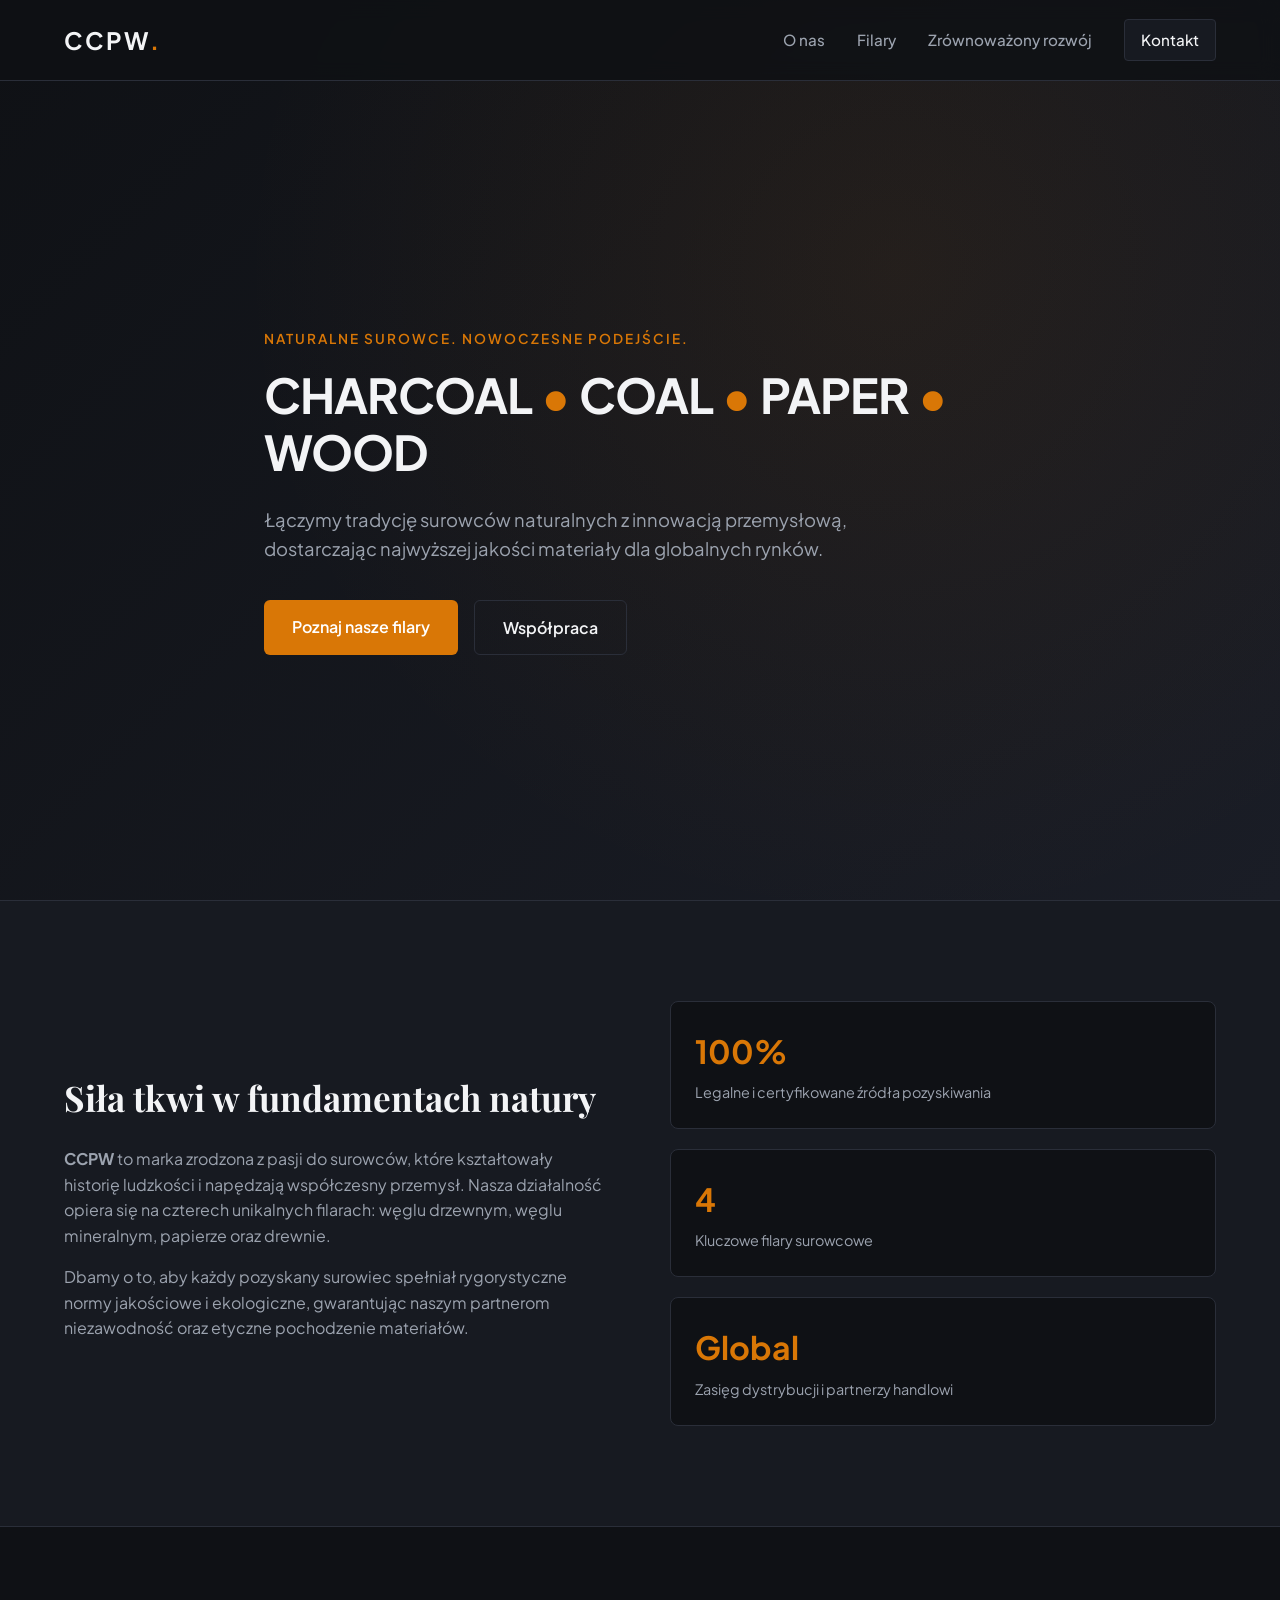
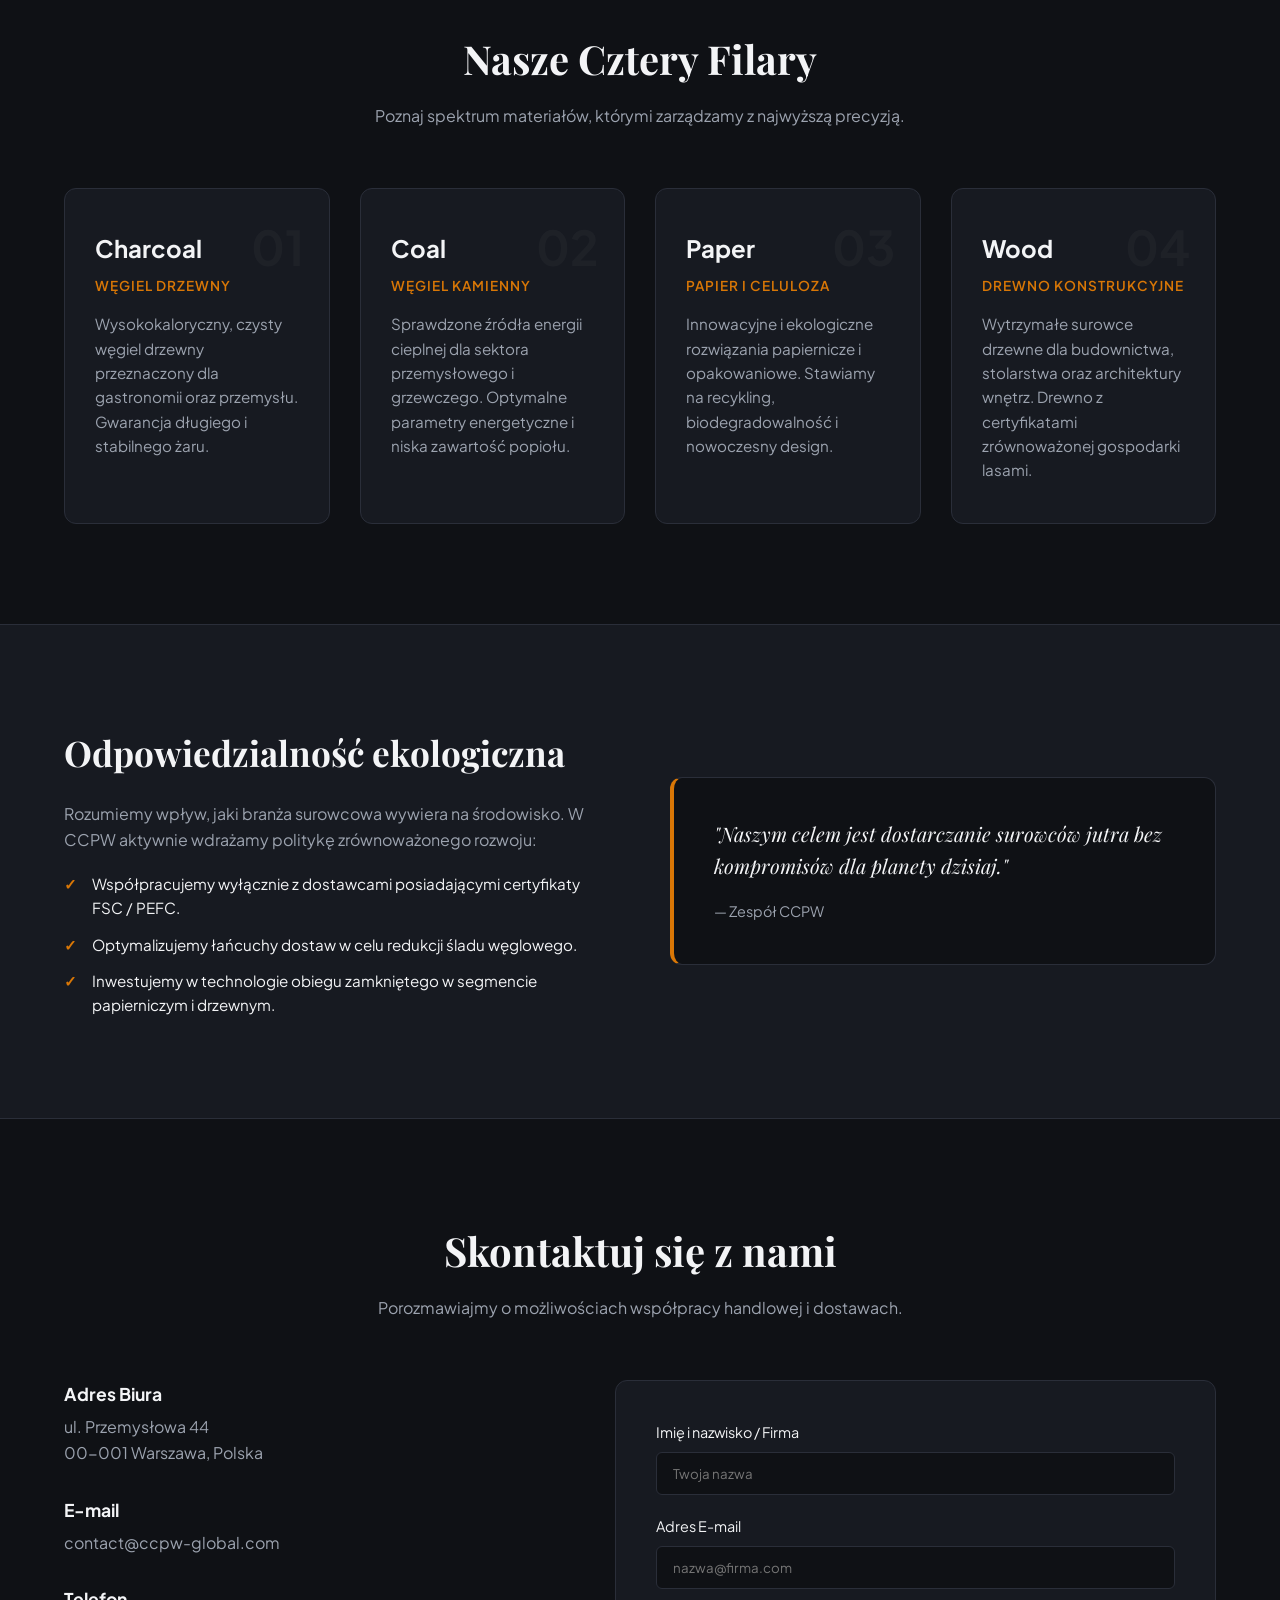
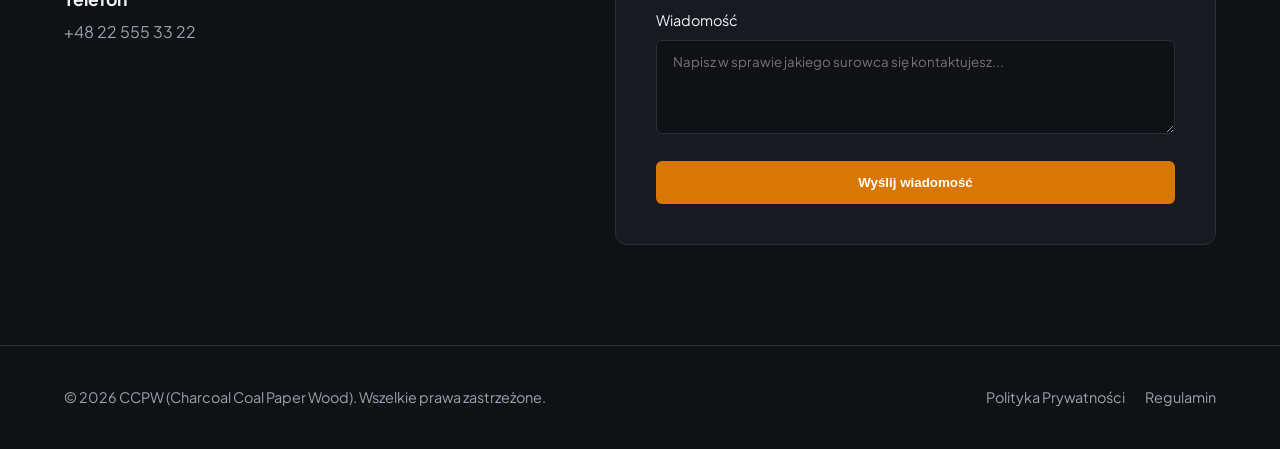
<file: CCPW/index.html>
<!DOCTYPE html>
<html lang="pl">
<head>
    <meta charset="UTF-8">
    <meta name="viewport" content="width=device-width, initial-scale=1.0">
    <title>CCPW — Charcoal Coal Paper Wood</title>
    <link rel="stylesheet" href="style.css">
    <!-- Google Fonts -->
    <link rel="preconnect" href="https://fonts.googleapis.com">
    <link rel="preconnect" href="https://fonts.gstatic.com" crossorigin>
    <link href="https://fonts.googleapis.com/css2?family=Plus+Jakarta+Sans:wght@300;400;500;600;700&family=Playfair+Display:ital,wght@0,500;0,700;1,400&display=swap" rel="stylesheet">
</head>
<body>

    <!-- Nagłówek i Nawigacja -->
    <header class="header">
        <div class="container nav-container">
            <a href="#" class="logo">CCPW<span>.</span></a>
            <nav class="nav">
                <a href="#about">O nas</a>
                <a href="#pillars">Filary</a>
                <a href="#sustainability">Zrównoważony rozwój</a>
                <a href="#contact" class="btn-nav">Kontakt</a>
            </nav>
        </div>
    </header>

    <!-- Sekcja Hero -->
    <section class="hero">
        <div class="hero-overlay"></div>
        <div class="container hero-content">
            <span class="subtitle">Naturalne surowce. Nowoczesne podejście.</span>
            <h1>CHARCOAL <span class="dot">•</span> COAL <span class="dot">•</span> PAPER <span class="dot">•</span> WOOD</h1>
            <p>Łączymy tradycję surowców naturalnych z innowacją przemysłową, dostarczając najwyższej jakości materiały dla globalnych rynków.</p>
            <div class="hero-buttons">
                <a href="#pillars" class="btn btn-primary">Poznaj nasze filary</a>
                <a href="#contact" class="btn btn-secondary">Współpraca</a>
            </div>
        </div>
    </section>

    <!-- Sekcja O nas -->
    <section id="about" class="section about">
        <div class="container grid-2">
            <div class="about-text">
                <h2>Siła tkwi w fundamentach natury</h2>
                <p><strong>CCPW</strong> to marka zrodzona z pasji do surowców, które kształtowały historię ludzkości i napędzają współczesny przemysł. Nasza działalność opiera się na czterech unikalnych filarach: węglu drzewnym, węglu mineralnym, papierze oraz drewnie.</p>
                <p>Dbamy o to, aby każdy pozyskany surowiec spełniał rygorystyczne normy jakościowe i ekologiczne, gwarantując naszym partnerom niezawodność oraz etyczne pochodzenie materiałów.</p>
            </div>
            <div class="about-stats">
                <div class="stat-card">
                    <h3>100%</h3>
                    <p>Legalne i certyfikowane źródła pozyskiwania</p>
                </div>
                <div class="stat-card">
                    <h3>4</h3>
                    <p>Kluczowe filary surowcowe</p>
                </div>
                <div class="stat-card">
                    <h3>Global</h3>
                    <p>Zasięg dystrybucji i partnerzy handlowi</p>
                </div>
            </div>
        </div>
    </section>

    <!-- Sekcja 4 Filarów -->
    <section id="pillars" class="section pillars">
        <div class="container">
            <div class="section-title">
                <h2>Nasze Cztery Filary</h2>
                <p>Poznaj spektrum materiałów, którymi zarządzamy z najwyższą precyzją.</p>
            </div>
            <div class="pillars-grid">
                <!-- Filar 1: Charcoal -->
                <div class="pillar-card charcoal">
                    <div class="pillar-number">01</div>
                    <h3>Charcoal</h3>
                    <span class="pillar-pl">Węgiel Drzewny</span>
                    <p>Wysokokaloryczny, czysty węgiel drzewny przeznaczony dla gastronomii oraz przemysłu. Gwarancja długiego i stabilnego żaru.</p>
                </div>
                <!-- Filar 2: Coal -->
                <div class="pillar-card coal-min">
                    <div class="pillar-number">02</div>
                    <h3>Coal</h3>
                    <span class="pillar-pl">Węgiel Kamienny</span>
                    <p>Sprawdzone źródła energii cieplnej dla sektora przemysłowego i grzewczego. Optymalne parametry energetyczne i niska zawartość popiołu.</p>
                </div>
                <!-- Filar 3: Paper -->
                <div class="pillar-card paper">
                    <div class="pillar-number">03</div>
                    <h3>Paper</h3>
                    <span class="pillar-pl">Papier i Celuloza</span>
                    <p>Innowacyjne i ekologiczne rozwiązania papiernicze i opakowaniowe. Stawiamy na recykling, biodegradowalność i nowoczesny design.</p>
                </div>
                <!-- Filar 4: Wood -->
                <div class="pillar-card wood">
                    <div class="pillar-number">04</div>
                    <h3>Wood</h3>
                    <span class="pillar-pl">Drewno Konstrukcyjne</span>
                    <p>Wytrzymałe surowce drzewne dla budownictwa, stolarstwa oraz architektury wnętrz. Drewno z certyfikatami zrównoważonej gospodarki lasami.</p>
                </div>
            </div>
        </div>
    </section>

    <!-- Sekcja Zrównoważony Rozwój -->
    <section id="sustainability" class="section sustainability">
        <div class="container grid-2">
            <div class="sustainability-content">
                <h2>Odpowiedzialność ekologiczna</h2>
                <p>Rozumiemy wpływ, jaki branża surowcowa wywiera na środowisko. W CCPW aktywnie wdrażamy politykę zrównoważonego rozwoju:</p>
                <ul class="check-list">
                    <li>Współpracujemy wyłącznie z dostawcami posiadającymi certyfikaty FSC / PEFC.</li>
                    <li>Optymalizujemy łańcuchy dostaw w celu redukcji śladu węglowego.</li>
                    <li>Inwestujemy w technologie obiegu zamkniętego w segmencie papierniczym i drzewnym.</li>
                </ul>
            </div>
            <div class="sustainability-box">
                <blockquote>
                    "Naszym celem jest dostarczanie surowców jutra bez kompromisów dla planety dzisiaj."
                </blockquote>
                <cite>— Zespół CCPW</cite>
            </div>
        </div>
    </section>

    <!-- Sekcja Kontakt -->
    <section id="contact" class="section contact">
        <div class="container">
            <div class="section-title">
                <h2>Skontaktuj się z nami</h2>
                <p>Porozmawiajmy o możliwościach współpracy handlowej i dostawach.</p>
            </div>
            <div class="contact-grid">
                <div class="contact-info">
                    <div class="info-item">
                        <h4>Adres Biura</h4>
                        <p>ul. Przemysłowa 44<br>00-001 Warszawa, Polska</p>
                    </div>
                    <div class="info-item">
                        <h4>E-mail</h4>
                        <p>contact@ccpw-global.com</p>
                    </div>
                    <div class="info-item">
                        <h4>Telefon</h4>
                        <p>+48 22 555 33 22</p>
                    </div>
                </div>
                <form class="contact-form" onsubmit="event.preventDefault(); alert('Dziękujemy za wiadomość! Odpowiemy wkrótce.');">
                    <div class="form-group">
                        <label for="name">Imię i nazwisko / Firma</label>
                        <input type="text" id="name" required placeholder="Twoja nazwa">
                    </div>
                    <div class="form-group">
                        <label for="email">Adres E-mail</label>
                        <input type="email" id="email" required placeholder="nazwa@firma.com">
                    </div>
                    <div class="form-group">
                        <label for="message">Wiadomość</label>
                        <textarea id="message" rows="4" required placeholder="Napisz w sprawie jakiego surowca się kontaktujesz..."></textarea>
                    </div>
                    <button type="submit" class="btn btn-primary btn-block">Wyślij wiadomość</button>
                </form>
            </div>
        </div>
    </section>

    <!-- Stopka -->
    <footer class="footer">
        <div class="container footer-flex">
            <p>&copy; 2026 CCPW (Charcoal Coal Paper Wood). Wszelkie prawa zastrzeżone.</p>
            <div class="footer-links">
                <a href="#">Polityka Prywatności</a>
                <a href="#">Regulamin</a>
            </div>
        </div>
    </footer>

</body>
</html>
</file>
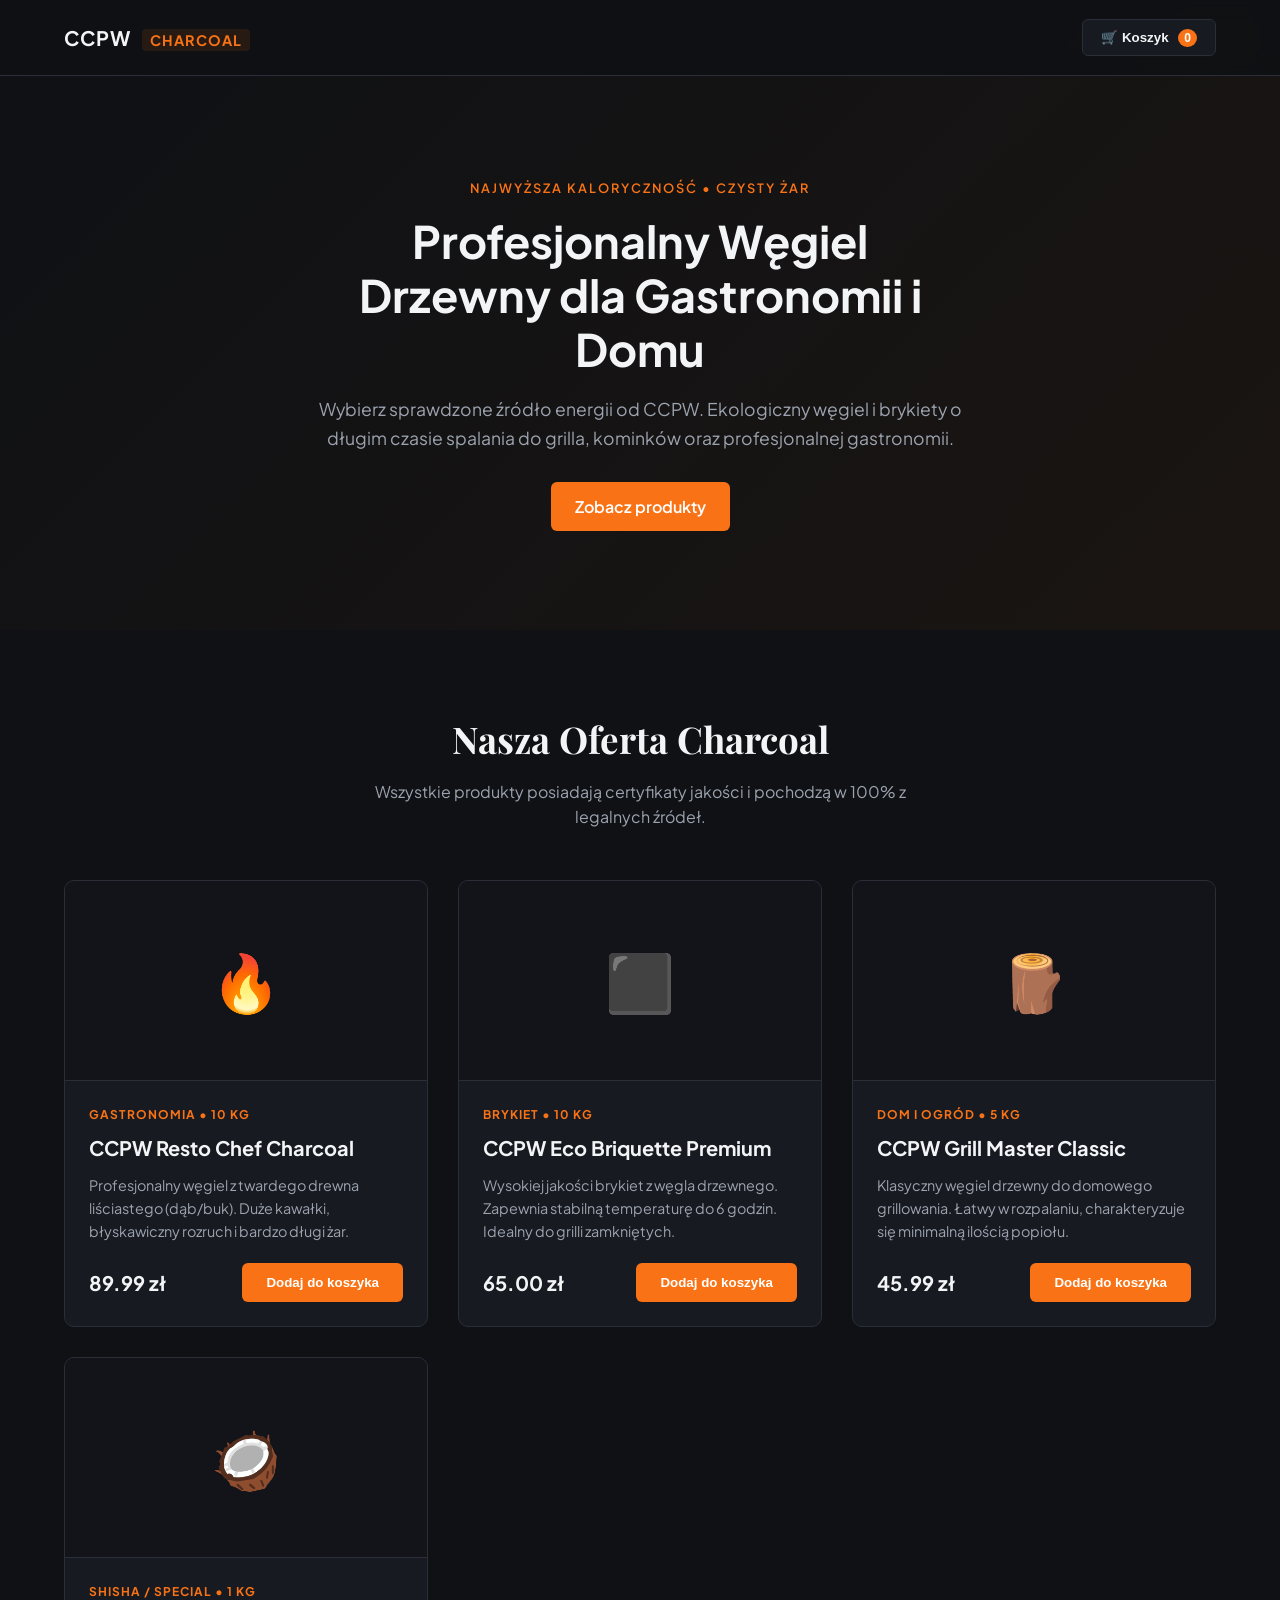
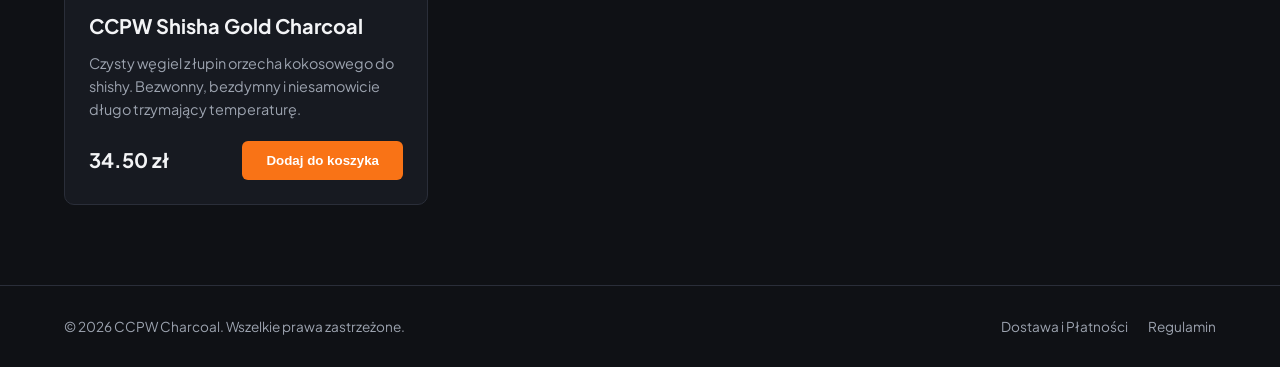
<file: CCPW/CHARCOAL/index.html>
<!DOCTYPE html>
<html lang="pl">
<head>
    <meta charset="UTF-8">
    <meta name="viewport" content="width=device-width, initial-scale=1.0">
    <title>CCPW Charcoal — Sklep z profesjonalnym węglem drzewnym</title>
    <link rel="stylesheet" href="style.css">
    <!-- Google Fonts -->
    <link rel="preconnect" href="https://fonts.googleapis.com">
    <link rel="preconnect" href="https://fonts.gstatic.com" crossorigin>
    <link href="https://fonts.googleapis.com/css2?family=Plus+Jakarta+Sans:wght@300;400;500;600;700&family=Playfair+Display:ital,wght@0,500;0,700;1,400&display=swap" rel="stylesheet">
</head>
<body>

    <!-- Nagłówek i Koszyk -->
    <header class="header">
        <div class="container nav-container">
            <a href="#" class="logo">CCPW <span>CHARCOAL</span></a>
            <div class="header-actions">
                <button class="cart-btn" id="openCart">
                    🛒 Koszyk <span id="cartCount" class="cart-badge">0</span>
                </button>
            </div>
        </div>
    </header>

    <!-- Sekcja Powitalna (Hero) -->
    <section class="hero">
        <div class="container hero-content">
            <span class="subtitle">Najwyższa kaloryczność • Czysty żar</span>
            <h1>Profesjonalny Węgiel Drzewny dla Gastronomii i Domu</h1>
            <p>Wybierz sprawdzone źródło energii od CCPW. Ekologiczny węgiel i brykiety o długim czasie spalania do grilla, kominków oraz profesjonalnej gastronomii.</p>
            <a href="#products" class="btn btn-primary">Zobacz produkty</a>
        </div>
    </section>

    <!-- Sekcja Produktów -->
    <section id="products" class="section products-section">
        <div class="container">
            <div class="section-title">
                <h2>Nasza Oferta Charcoal</h2>
                <p>Wszystkie produkty posiadają certyfikaty jakości i pochodzą w 100% z legalnych źródeł.</p>
            </div>
            
            <div class="products-grid" id="productsGrid">
                <!-- Generowane dynamicznie przez JS -->
            </div>
        </div>
    </section>

    <!-- Panel Koszyka (Drawer) -->
    <div class="cart-overlay" id="cartOverlay"></div>
    <div class="cart-drawer" id="cartDrawer">
        <div class="cart-header">
            <h3>Twój Koszyk</h3>
            <button class="close-cart" id="closeCart">&times;</button>
        </div>
        <div class="cart-items" id="cartItems">
            <p class="empty-cart-msg">Koszyk jest pusty.</p>
        </div>
        <div class="cart-footer">
            <div class="cart-total">
                <span>Razem:</span>
                <strong id="cartTotal">0.00 zł</strong>
            </div>
            <button class="btn btn-primary btn-block" id="checkoutBtn">Przejdź do kasy</button>
        </div>
    </div>

    <!-- Modal / Ekran Finalizacji Zamówienia (Checkout) -->
    <div class="checkout-modal-overlay" id="checkoutOverlay"></div>
    <div class="checkout-modal" id="checkoutModal">
        <div class="checkout-modal-header">
            <h3>Finalizacja Zamówienia</h3>
            <button class="close-checkout" id="closeCheckout">&times;</button>
        </div>
        <div class="checkout-modal-body">
            <form id="checkoutForm">
                <div class="form-section-title">1. Dane do wysyłki</div>
                <div class="form-row">
                    <div class="form-group">
                        <label for="firstName">Imię</label>
                        <input type="text" id="firstName" required placeholder="Jan">
                    </div>
                    <div class="form-group">
                        <label for="lastName">Nazwisko</label>
                        <input type="text" id="lastName" required placeholder="Kowalski">
                    </div>
                </div>
                <div class="form-group">
                    <label for="email">Adres E-mail</label>
                    <input type="email" id="email" required placeholder="jan@kowalski.pl">
                </div>
                <div class="form-group">
                    <label for="phone">Telefon kontaktowy</label>
                    <input type="tel" id="phone" required placeholder="+48 600 000 000">
                </div>
                <div class="form-group">
                    <label for="address">Adres (ulica i numer)</label>
                    <input type="text" id="address" required placeholder="Przemysłowa 12/4">
                </div>
                <div class="form-row">
                    <div class="form-group">
                        <label for="zipCode">Kod pocztowy</label>
                        <input type="text" id="zipCode" required placeholder="00-001">
                    </div>
                    <div class="form-group">
                        <label for="city">Miejscowość</label>
                        <input type="text" id="city" required placeholder="Warszawa">
                    </div>
                </div>

                <div class="form-section-title">2. Metoda płatności</div>
                <div class="payment-options">
                    <label class="payment-card">
                        <input type="radio" name="payment" value="blik" checked>
                        <span>BLIK / Szybki przelew</span>
                    </label>
                    <label class="payment-card">
                        <input type="radio" name="payment" value="card">
                        <span>Karta płatnicza</span>
                    </label>
                    <label class="payment-card">
                        <input type="radio" name="payment" value="cod">
                        <span>Płatność przy odbiorze</span>
                    </label>
                </div>

                <div class="checkout-summary-box">
                    <div class="summary-row">
                        <span>Wartość produktów:</span>
                        <strong id="summaryProductsPrice">0.00 zł</strong>
                    </div>
                    <div class="summary-row">
                        <span>Dostawa kurierska:</span>
                        <strong>19.99 zł</strong>
                    </div>
                    <div class="summary-row total">
                        <span>Do zapłaty:</span>
                        <strong id="summaryTotalPrice">19.99 zł</strong>
                    </div>
                </div>

                <button type="submit" class="btn btn-primary btn-block">Potwierdź i opłać zamówienie</button>
            </form>
        </div>
    </div>

    <!-- Stopka -->
    <footer class="footer">
        <div class="container footer-flex">
            <p>&copy; 2026 CCPW Charcoal. Wszelkie prawa zastrzeżone.</p>
            <div class="footer-links">
                <a href="#">Dostawa i Płatności</a>
                <a href="#">Regulamin</a>
            </div>
        </div>
    </footer>

    <!-- Skrypt sklepu -->
    <script src="script.js"></script>
</body>
</html>
</file>
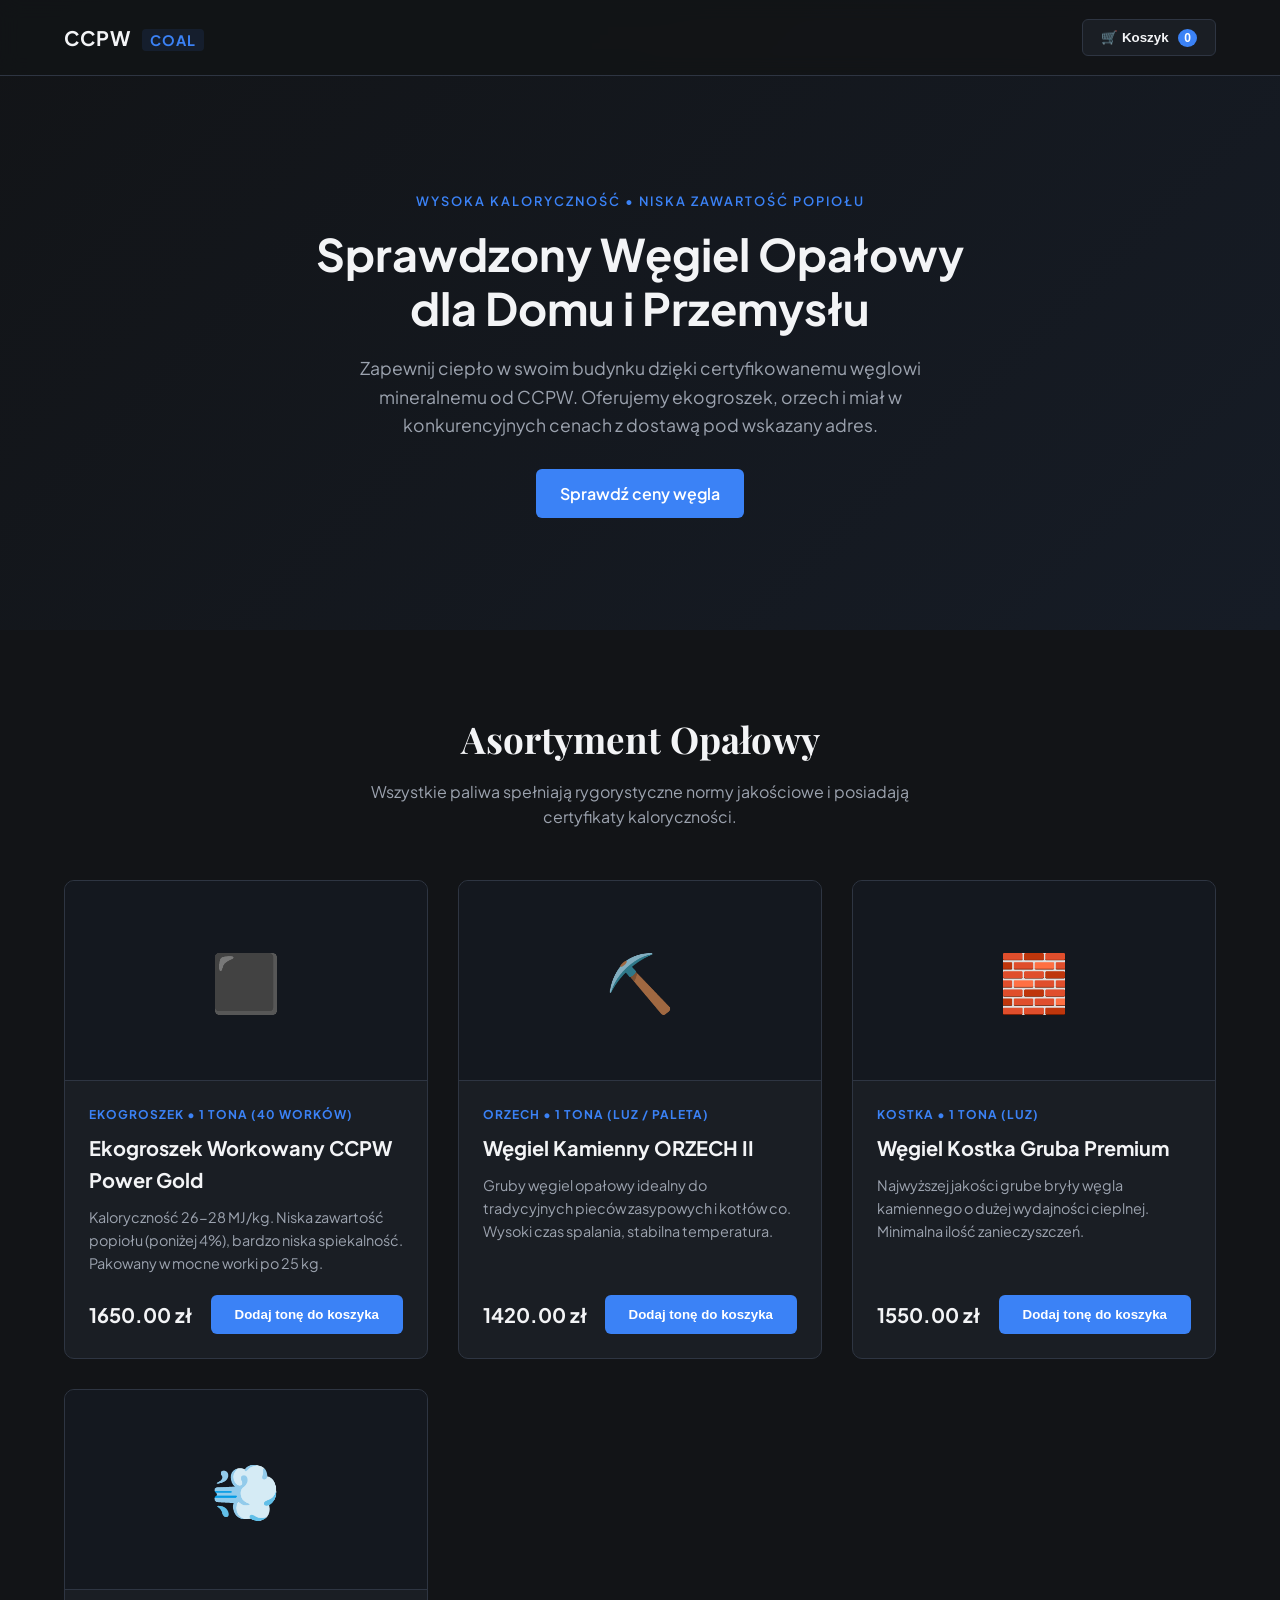
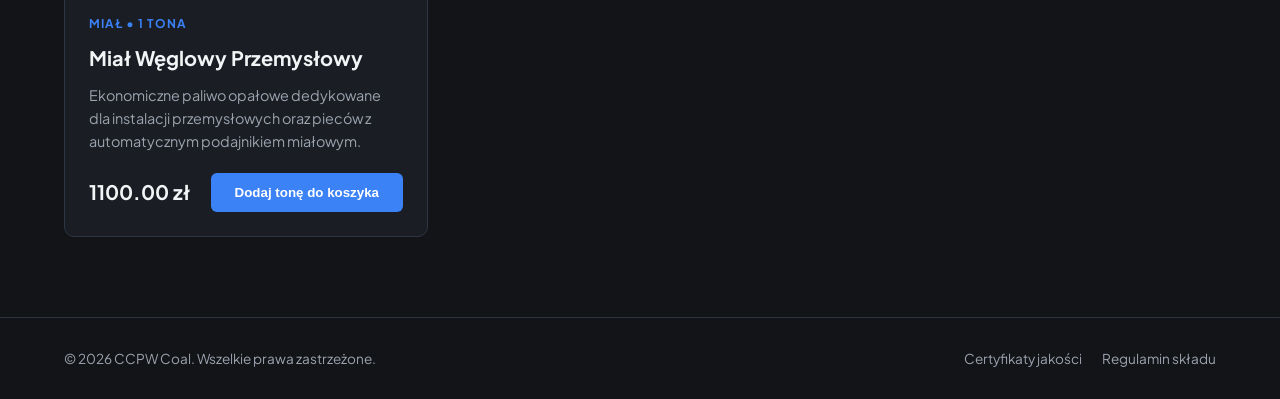
<file: CCPW/COAL/index.html>
<!DOCTYPE html>
<html lang="pl">
<head>
    <meta charset="UTF-8">
    <meta name="viewport" content="width=device-width, initial-scale=1.0">
    <title>CCPW Coal — Skład Opału i Węgla Mineralnego</title>
    <link rel="stylesheet" href="style.css">
    <!-- Google Fonts -->
    <link rel="preconnect" href="https://fonts.googleapis.com">
    <link rel="preconnect" href="https://fonts.gstatic.com" crossorigin>
    <link href="https://fonts.googleapis.com/css2?family=Plus+Jakarta+Sans:wght@300;400;500;600;700&family=Playfair+Display:ital,wght@0,500;0,700;1,400&display=swap" rel="stylesheet">
</head>
<body>

    <!-- Nagłówek i Koszyk -->
    <header class="header">
        <div class="container nav-container">
            <a href="#" class="logo">CCPW <span>COAL</span></a>
            <div class="header-actions">
                <button class="cart-btn" id="openCart">
                    🛒 Koszyk <span id="cartCount" class="cart-badge">0</span>
                </button>
            </div>
        </div>
    </header>

    <!-- Sekcja Powitalna (Hero) -->
    <section class="hero">
        <div class="container hero-content">
            <span class="subtitle">Wysoka kaloryczność • Niska zawartość popiołu</span>
            <h1>Sprawdzony Węgiel Opałowy dla Domu i Przemysłu</h1>
            <p>Zapewnij ciepło w swoim budynku dzięki certyfikowanemu węglowi mineralnemu od CCPW. Oferujemy ekogroszek, orzech i miał w konkurencyjnych cenach z dostawą pod wskazany adres.</p>
            <a href="#products" class="btn btn-primary">Sprawdź ceny węgla</a>
        </div>
    </section>

    <!-- Sekcja Produktów -->
    <section id="products" class="section products-section">
        <div class="container">
            <div class="section-title">
                <h2>Asortyment Opałowy</h2>
                <p>Wszystkie paliwa spełniają rygorystyczne normy jakościowe i posiadają certyfikaty kaloryczności.</p>
            </div>
            
            <div class="products-grid" id="productsGrid">
                <!-- Generowane dynamicznie przez JS -->
            </div>
        </div>
    </section>

    <!-- Panel Koszyka (Drawer) -->
    <div class="cart-overlay" id="cartOverlay"></div>
    <div class="cart-drawer" id="cartDrawer">
        <div class="cart-header">
            <h3>Koszyk Opału</h3>
            <button class="close-cart" id="closeCart">&times;</button>
        </div>
        <div class="cart-items" id="cartItems">
            <p class="empty-cart-msg">Koszyk jest pusty.</p>
        </div>
        <div class="cart-footer">
            <div class="cart-total">
                <span>Razem:</span>
                <strong id="cartTotal">0.00 zł</strong>
            </div>
            <button class="btn btn-primary btn-block" id="checkoutBtn">Przejdź do zamówienia</button>
        </div>
    </div>

    <!-- Modal / Ekran Finalizacji Zamówienia (Checkout) -->
    <div class="checkout-modal-overlay" id="checkoutOverlay"></div>
    <div class="checkout-modal" id="checkoutModal">
        <div class="checkout-modal-header">
            <h3>Szczegóły Zamówienia i Dostawy</h3>
            <button class="close-checkout" id="closeCheckout">&times;</button>
        </div>
        <div class="checkout-modal-body">
            <form id="checkoutForm">
                <div class="form-section-title">1. Dane odbiorcy</div>
                <div class="form-row">
                    <div class="form-group">
                        <label for="firstName">Imię / Nazwa firmy</label>
                        <input type="text" id="firstName" required placeholder="Jan / Firma Sp. z o.o.">
                    </div>
                    <div class="form-group">
                        <label for="lastName">Nazwisko</label>
                        <input type="text" id="lastName" required placeholder="Kowalski">
                    </div>
                </div>
                <div class="form-group">
                    <label for="email">Adres E-mail</label>
                    <input type="email" id="email" required placeholder="jan@opall.pl">
                </div>
                <div class="form-group">
                    <label for="phone">Telefon kontaktowy (dla kierowcy)</label>
                    <input type="tel" id="phone" required placeholder="+48 600 000 000">
                </div>
                <div class="form-group">
                    <label for="address">Adres dostawy (ulica, numer budynku)</label>
                    <input type="text" id="address" required placeholder="Górnicza 45">
                </div>
                <div class="form-row">
                    <div class="form-group">
                        <label for="zipCode">Kod pocztowy</label>
                        <input type="text" id="zipCode" required placeholder="00-001">
                    </div>
                    <div class="form-group">
                        <label for="city">Miejscowość</label>
                        <input type="text" id="city" required placeholder="Katowice">
                    </div>
                </div>

                <div class="form-section-title">2. Sposób dostawy</div>
                <div class="payment-options">
                    <label class="payment-card">
                        <input type="radio" name="shipping" value="autodump" checked>
                        <span>Transport samolotem / Samochodem z windą (Paleta + Winda)</span>
                    </label>
                    <label class="payment-card">
                        <input type="radio" name="shipping" value="selfpickup">
                        <span>Odbiór własny ze składu (0 zł)</span>
                    </label>
                </div>

                <div class="form-section-title">3. Płatność</div>
                <div class="payment-options">
                    <label class="payment-card">
                        <input type="radio" name="payment" value="transfer" checked>
                        <span>Przelew tradycyjny / Szybki przelew Online</span>
                    </label>
                    <label class="payment-card">
                        <input type="radio" name="payment" value="cod">
                        <span>Płatność gotówką przy odbiorze u kierowcy</span>
                    </label>
                </div>

                <div class="checkout-summary-box">
                    <div class="summary-row">
                        <span>Wartość węgla:</span>
                        <strong id="summaryProductsPrice">0.00 zł</strong>
                    </div>
                    <div class="summary-row">
                        <span>Dostawa logistyczna:</span>
                        <strong>150.00 zł</strong>
                    </div>
                    <div class="summary-row total">
                        <span>Do zapłaty:</span>
                        <strong id="summaryTotalPrice">150.00 zł</strong>
                    </div>
                </div>

                <button type="submit" class="btn btn-primary btn-block">Potwierdź zamówienie węgla</button>
            </form>
        </div>
    </div>

    <!-- Stopka -->
    <footer class="footer">
        <div class="container footer-flex">
            <p>&copy; 2026 CCPW Coal. Wszelkie prawa zastrzeżone.</p>
            <div class="footer-links">
                <a href="#">Certyfikaty jakości</a>
                <a href="#">Regulamin składu</a>
            </div>
        </div>
    </footer>

    <!-- Skrypt sklepu -->
    <script src="script.js"></script>
</body>
</html>
</file>
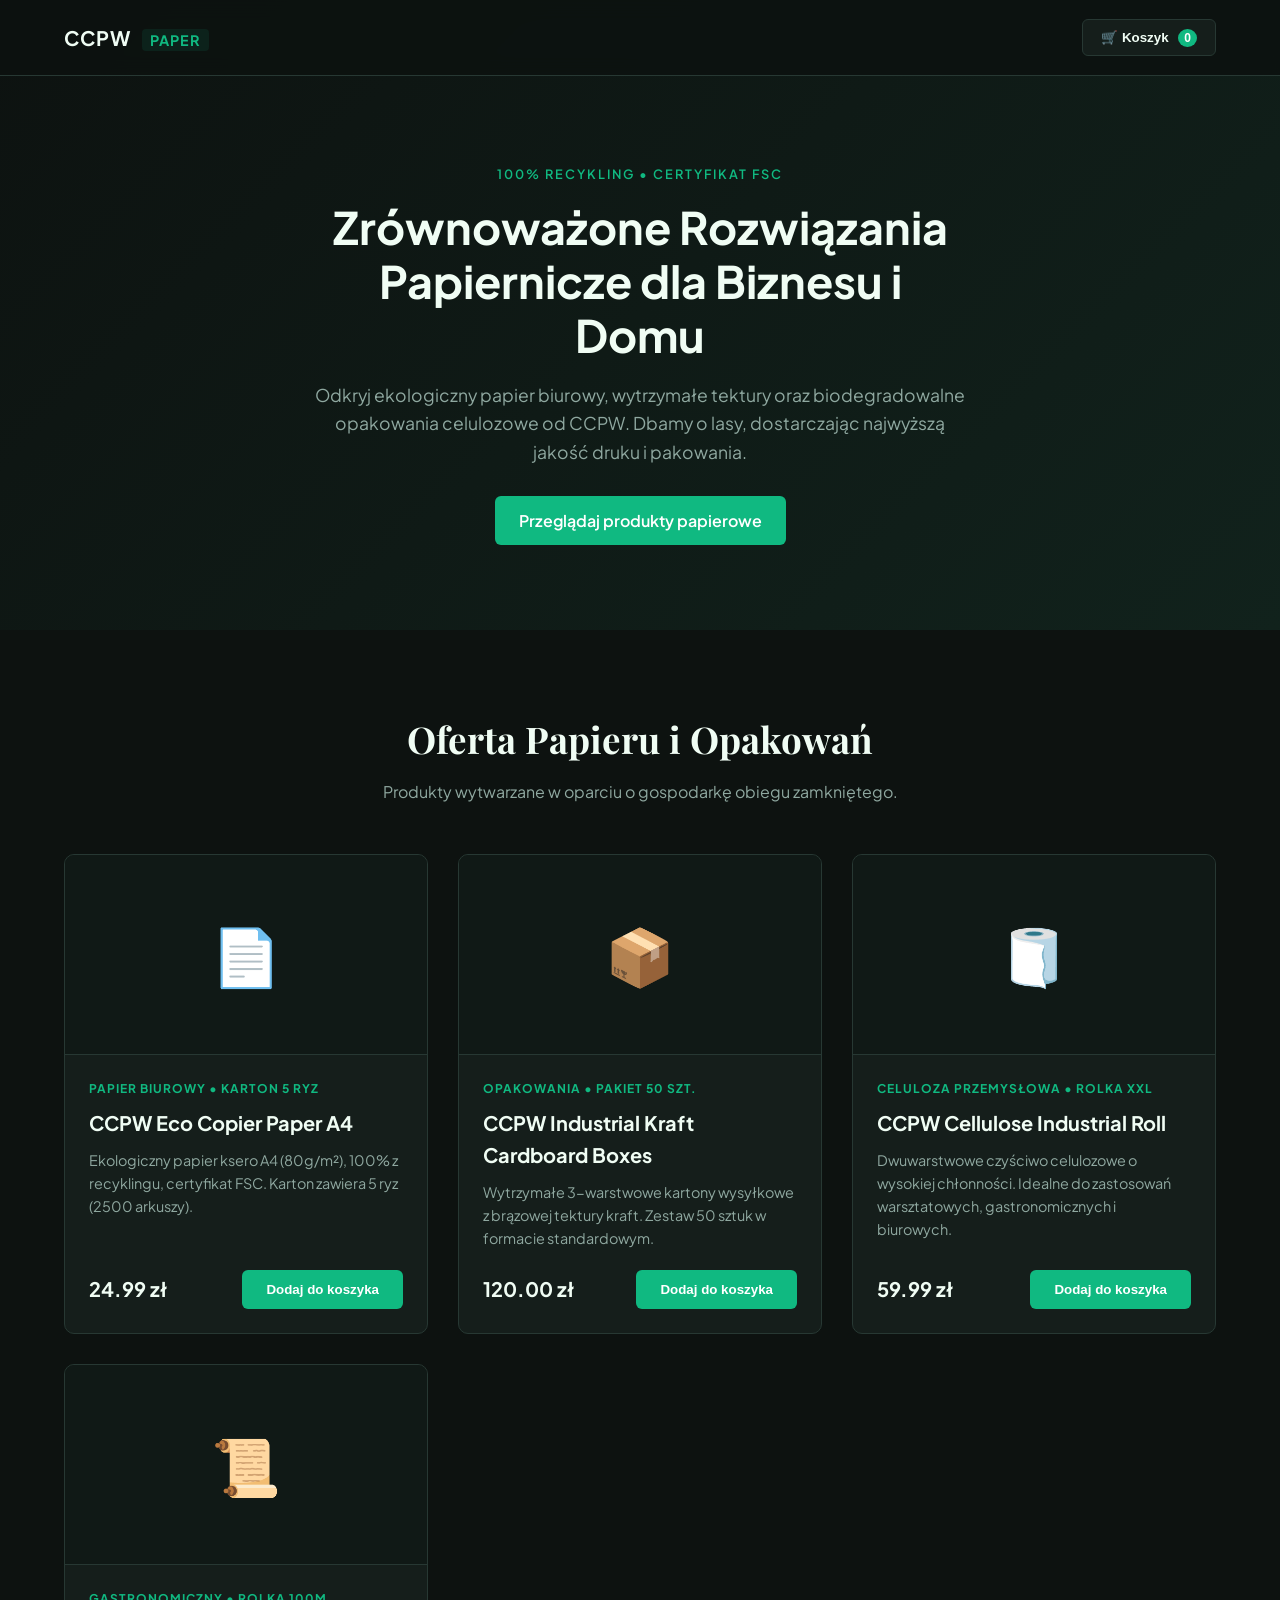
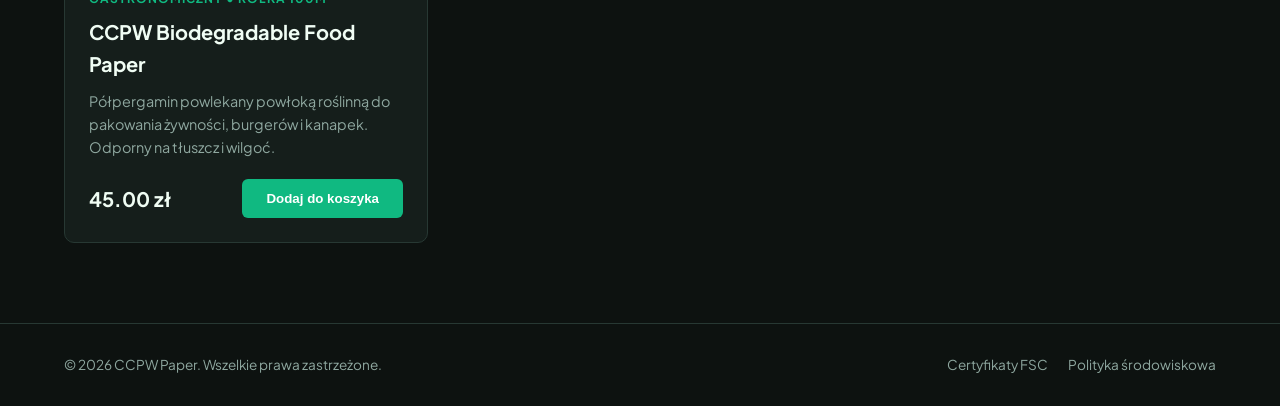
<file: CCPW/PAPER/index.html>
<!DOCTYPE html>
<html lang="pl">
<head>
    <meta charset="UTF-8">
    <meta name="viewport" content="width=device-width, initial-scale=1.0">
    <title>CCPW Paper — Ekologiczny Papier i Opakowania Celulozowe</title>
    <link rel="stylesheet" href="style.css">
    <!-- Google Fonts -->
    <link rel="preconnect" href="https://fonts.googleapis.com">
    <link rel="preconnect" href="https://fonts.gstatic.com" crossorigin>
    <link href="https://fonts.googleapis.com/css2?family=Plus+Jakarta+Sans:wght@300;400;500;600;700&family=Playfair+Display:ital,wght@0,500;0,700;1,400&display=swap" rel="stylesheet">
</head>
<body>

    <!-- Nagłówek i Koszyk -->
    <header class="header">
        <div class="container nav-container">
            <a href="#" class="logo">CCPW <span>PAPER</span></a>
            <div class="header-actions">
                <button class="cart-btn" id="openCart">
                    🛒 Koszyk <span id="cartCount" class="cart-badge">0</span>
                </button>
            </div>
        </div>
    </header>

    <!-- Sekcja Powitalna (Hero) -->
    <section class="hero">
        <div class="container hero-content">
            <span class="subtitle">100% Recykling • Certyfikat FSC</span>
            <h1>Zrównoważone Rozwiązania Papiernicze dla Biznesu i Domu</h1>
            <p>Odkryj ekologiczny papier biurowy, wytrzymałe tektury oraz biodegradowalne opakowania celulozowe od CCPW. Dbamy o lasy, dostarczając najwyższą jakość druku i pakowania.</p>
            <a href="#products" class="btn btn-primary">Przeglądaj produkty papierowe</a>
        </div>
    </section>

    <!-- Sekcja Produktów -->
    <section id="products" class="section products-section">
        <div class="container">
            <div class="section-title">
                <h2>Oferta Papieru i Opakowań</h2>
                <p>Produkty wytwarzane w oparciu o gospodarkę obiegu zamkniętego.</p>
            </div>
            
            <div class="products-grid" id="productsGrid">
                <!-- Generowane dynamicznie przez JS -->
            </div>
        </div>
    </section>

    <!-- Panel Koszyka (Drawer) -->
    <div class="cart-overlay" id="cartOverlay"></div>
    <div class="cart-drawer" id="cartDrawer">
        <div class="cart-header">
            <h3>Koszyk Papieru</h3>
            <button class="close-cart" id="closeCart">&times;</button>
        </div>
        <div class="cart-items" id="cartItems">
            <p class="empty-cart-msg">Koszyk jest pusty.</p>
        </div>
        <div class="cart-footer">
            <div class="cart-total">
                <span>Razem:</span>
                <strong id="cartTotal">0.00 zł</strong>
            </div>
            <button class="btn btn-primary btn-block" id="checkoutBtn">Przejdź do zamówienia</button>
        </div>
    </div>

    <!-- Modal Finalizacji Zamówienia (Checkout) -->
    <div class="checkout-modal-overlay" id="checkoutOverlay"></div>
    <div class="checkout-modal" id="checkoutModal">
        <div class="checkout-modal-header">
            <h3>Finalizacja Zamówienia</h3>
            <button class="close-checkout" id="closeCheckout">&times;</button>
        </div>
        <div class="checkout-modal-body">
            <form id="checkoutForm">
                <div class="form-section-title">1. Dane do faktury i wysyłki</div>
                <div class="form-row">
                    <div class="form-group">
                        <label for="firstName">Imię / Nazwa firmy</label>
                        <input type="text" id="firstName" required placeholder="Anna / Drukarnia S.A.">
                    </div>
                    <div class="form-group">
                        <label for="lastName">Nazwisko</label>
                        <input type="text" id="lastName" required placeholder="Nowak">
                    </div>
                </div>
                <div class="form-group">
                    <label for="email">Adres E-mail</label>
                    <input type="email" id="email" required placeholder="biuro@firma.pl">
                </div>
                <div class="form-group">
                    <label for="phone">Telefon kontaktowy</label>
                    <input type="tel" id="phone" required placeholder="+48 500 600 700">
                </div>
                <div class="form-group">
                    <label for="address">Adres dostawy</label>
                    <input type="text" id="address" required placeholder="Zielona 10">
                </div>
                <div class="form-row">
                    <div class="form-group">
                        <label for="zipCode">Kod pocztowy</label>
                        <input type="text" id="zipCode" required placeholder="30-002">
                    </div>
                    <div class="form-group">
                        <label for="city">Miejscowość</label>
                        <input type="text" id="city" required placeholder="Kraków">
                    </div>
                </div>

                <div class="form-section-title">2. Sposób płatności</div>
                <div class="payment-options">
                    <label class="payment-card">
                        <input type="radio" name="payment" value="online" checked>
                        <span>Szybki przelew online / BLIK</span>
                    </label>
                    <label class="payment-card">
                        <input type="radio" name="payment" value="invoice">
                        <span>Faktura z odroczonym terminem (dla stałych firm)</span>
                    </label>
                </div>

                <div class="checkout-summary-box">
                    <div class="summary-row">
                        <span>Wartość materiałów:</span>
                        <strong id="summaryProductsPrice">0.00 zł</strong>
                    </div>
                    <div class="summary-row">
                        <span>Przesyłka kurierska paletowa/paczka:</span>
                        <strong>24.99 zł</strong>
                    </div>
                    <div class="summary-row total">
                        <span>Do zapłaty:</span>
                        <strong id="summaryTotalPrice">24.99 zł</strong>
                    </div>
                </div>

                <button type="submit" class="btn btn-primary btn-block">Potwierdź i opłać zamówienie</button>
            </form>
        </div>
    </div>

    <!-- Stopka -->
    <footer class="footer">
        <div class="container footer-flex">
            <p>&copy; 2026 CCPW Paper. Wszelkie prawa zastrzeżone.</p>
            <div class="footer-links">
                <a href="#">Certyfikaty FSC</a>
                <a href="#">Polityka środowiskowa</a>
            </div>
        </div>
    </footer>

    <!-- Skrypt -->
    <script src="script.js"></script>
</body>
</html>
</file>
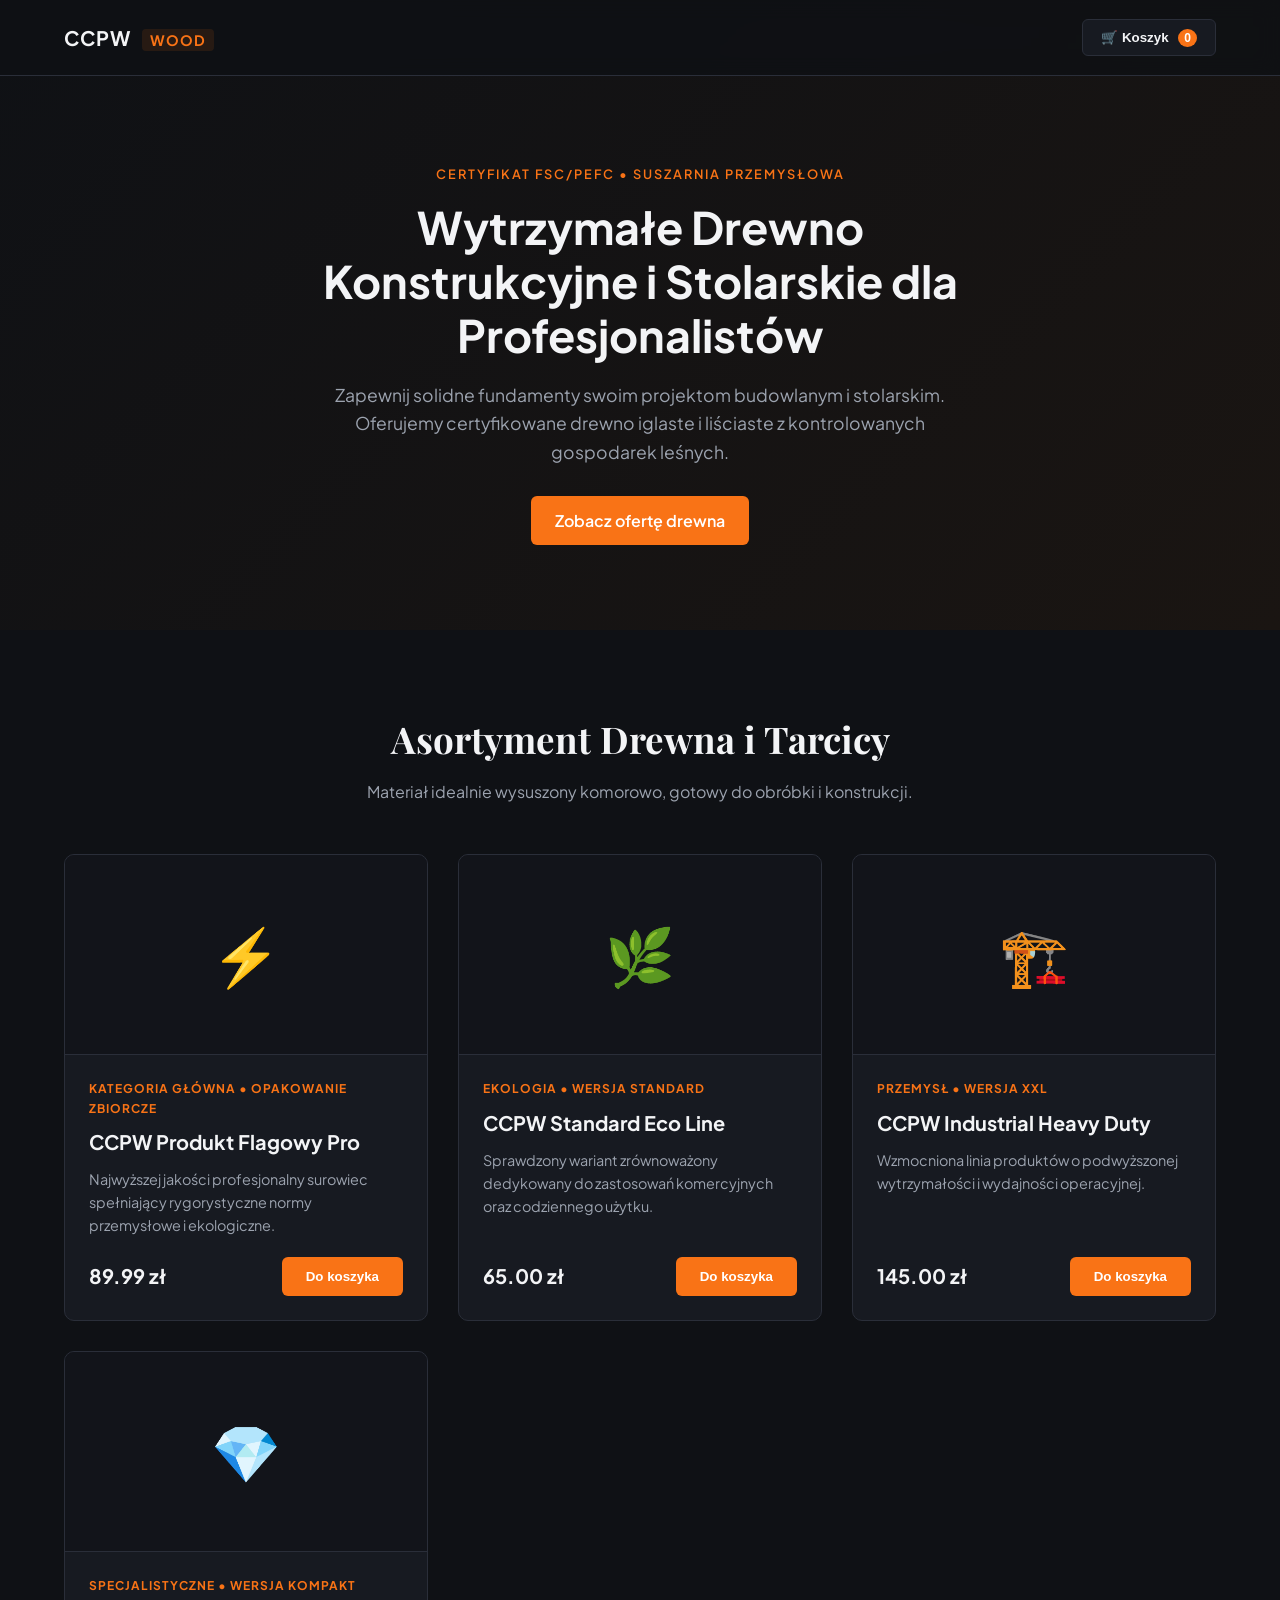
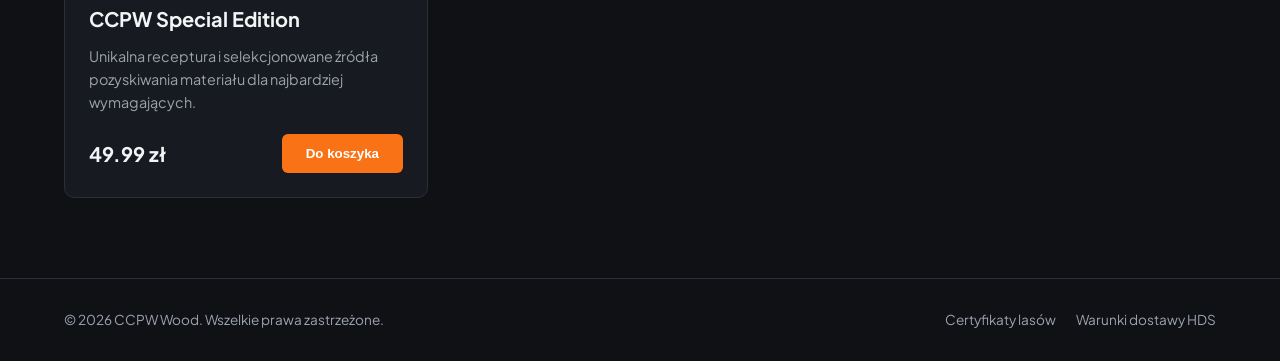
<file: CCPW/WOOD/index.html>
<!DOCTYPE html>
<html lang="pl">
<head>
    <meta charset="UTF-8">
    <meta name="viewport" content="width=device-width, initial-scale=1.0">
    <title>CCPW Wood — Drewno Konstrukcyjne i Tarcica Premium</title>
    <link rel="stylesheet" href="style.css">
    <!-- Google Fonts -->
    <link rel="preconnect" href="https://fonts.googleapis.com">
    <link rel="preconnect" href="https://fonts.gstatic.com" crossorigin>
    <link href="https://fonts.googleapis.com/css2?family=Plus+Jakarta+Sans:wght@300;400;500;600;700&family=Playfair+Display:ital,wght@0,500;0,700;1,400&display=swap" rel="stylesheet">
</head>
<body>

    <!-- Nagłówek i Koszyk -->
    <header class="header">
        <div class="container nav-container">
            <a href="#" class="logo">CCPW <span>WOOD</span></a>
            <div class="header-actions">
                <button class="cart-btn" id="openCart">
                    🛒 Koszyk <span id="cartCount" class="cart-badge">0</span>
                </button>
            </div>
        </div>
    </header>

    <!-- Sekcja Powitalna (Hero) -->
    <section class="hero">
        <div class="container hero-content">
            <span class="subtitle">Certyfikat FSC/PEFC • Suszarnia Przemysłowa</span>
            <h1>Wytrzymałe Drewno Konstrukcyjne i Stolarskie dla Profesjonalistów</h1>
            <p>Zapewnij solidne fundamenty swoim projektom budowlanym i stolarskim. Oferujemy certyfikowane drewno iglaste i liściaste z kontrolowanych gospodarek leśnych.</p>
            <a href="#products" class="btn btn-primary">Zobacz ofertę drewna</a>
        </div>
    </section>

    <!-- Sekcja Produktów -->
    <section id="products" class="section products-section">
        <div class="container">
            <div class="section-title">
                <h2>Asortyment Drewna i Tarcicy</h2>
                <p>Materiał idealnie wysuszony komorowo, gotowy do obróbki i konstrukcji.</p>
            </div>
            
            <div class="products-grid" id="productsGrid">
                <!-- Generowane dynamicznie przez JS -->
            </div>
        </div>
    </section>

    <!-- Panel Koszyka (Drawer) -->
    <div class="cart-overlay" id="cartOverlay"></div>
    <div class="cart-drawer" id="cartDrawer">
        <div class="cart-header">
            <h3>Koszyk Drewna</h3>
            <button class="close-cart" id="closeCart">&times;</button>
        </div>
        <div class="cart-items" id="cartItems">
            <p class="empty-cart-msg">Koszyk jest pusty.</p>
        </div>
        <div class="cart-footer">
            <div class="cart-total">
                <span>Razem:</span>
                <strong id="cartTotal">0.00 zł</strong>
            </div>
            <button class="btn btn-primary btn-block" id="checkoutBtn">Przejdź do zamówienia</button>
        </div>
    </div>

    <!-- Modal Finalizacji Zamówienia (Checkout) -->
    <div class="checkout-modal-overlay" id="checkoutOverlay"></div>
    <div class="checkout-modal" id="checkoutModal">
        <div class="checkout-modal-header">
            <h3>Finalizacja Zamówienia Drewna</h3>
            <button class="close-checkout" id="closeCheckout">&times;</button>
        </div>
        <div class="checkout-modal-body">
            <form id="checkoutForm">
                <div class="form-section-title">1. Dane inwestora / firmy</div>
                <div class="form-row">
                    <div class="form-group">
                        <label for="firstName">Imię / Nazwa firmy</label>
                        <input type="text" id="firstName" required placeholder="Piotr / Bud-Dom Sp. z o.o.">
                    </div>
                    <div class="form-group">
                        <label for="lastName">Nazwisko</label>
                        <input type="text" id="lastName" required placeholder="Zieliński">
                    </div>
                </div>
                <div class="form-group">
                    <label for="email">Adres E-mail</label>
                    <input type="email" id="email" required placeholder="piotr@budowa.pl">
                </div>
                <div class="form-group">
                    <label for="phone">Telefon kontaktowy dla logistyki</label>
                    <input type="tel" id="phone" required placeholder="+48 700 800 900">
                </div>
                <div class="form-group">
                    <label for="address">Adres placu budowy / dostawy</label>
                    <input type="text" id="address" required placeholder="Leśna 88">
                </div>
                <div class="form-row">
                    <div class="form-group">
                        <label for="zipCode">Kod pocztowy</label>
                        <input type="text" id="zipCode" required placeholder="80-001">
                    </div>
                    <div class="form-group">
                        <label for="city">Miejscowość</label>
                        <input type="text" id="city" required placeholder="Gdańsk">
                    </div>
                </div>

                <div class="form-section-title">2. Płatność</div>
                <div class="payment-options">
                    <label class="payment-card">
                        <input type="radio" name="payment" value="transfer" checked>
                        <span>Przelew bankowy / Szybka płatność online</span>
                    </label>
                    <label class="payment-card">
                        <input type="radio" name="payment" value="proforma">
                        <span>Faktura Proforma (zamówienia hurtowe)</span>
                    </label>
                </div>

                <div class="checkout-summary-box">
                    <div class="summary-row">
                        <span>Wartość drewna:</span>
                        <strong id="summaryProductsPrice">0.00 zł</strong>
                    </div>
                    <div class="summary-row">
                        <span>Transport dłużycą / HDS:</span>
                        <strong>250.00 zł</strong>
                    </div>
                    <div class="summary-row total">
                        <span>Do zapłaty:</span>
                        <strong id="summaryTotalPrice">250.00 zł</strong>
                    </div>
                </div>

                <button type="submit" class="btn btn-primary btn-block">Potwierdź zamówienie drewna</button>
            </form>
        </div>
    </div>

    <!-- Stopka -->
    <footer class="footer">
        <div class="container footer-flex">
            <p>&copy; 2026 CCPW Wood. Wszelkie prawa zastrzeżone.</p>
            <div class="footer-links">
                <a href="#">Certyfikaty lasów</a>
                <a href="#">Warunki dostawy HDS</a>
            </div>
        </div>
    </footer>

    <!-- Skrypt -->
    <script src="script.js"></script>
</body>
</html>
</file>
<file: CCPW/style.css>
/* --- Zmienne i Reset --- */
:root {
    --bg-color: #0f1115;
    --surface-color: #171a21;
    --surface-hover: #1f232d;
    --border-color: #2a2e39;
    --text-main: #f3f4f6;
    --text-muted: #9ca3af;
    --accent: #d97706; /* Ciepły bursztyn/drewno */
    --accent-hover: #b45309;
    --font-sans: 'Plus Jakarta Sans', sans-serif;
    --font-serif: 'Playfair Display', serif;
    --transition: all 0.3s ease;
}

* {
    margin: 0;
    padding: 0;
    box-sizing: border-box;
}

html {
    scroll-behavior: smooth;
}

body {
    font-family: var(--font-sans);
    background-color: var(--bg-color);
    color: var(--text-main);
    line-height: 1.6;
}

a {
    text-decoration: none;
    color: inherit;
}

ul {
    list-style: none;
}

/* --- Narzędzia / Kontenery --- */
.container {
    max-width: 1200px;
    margin: 0 auto;
    padding: 0 24px;
}

.grid-2 {
    display: grid;
    grid-template-columns: 1fr 1fr;
    gap: 60px;
    align-items: center;
}

.section {
    padding: 100px 0;
}

.section-title {
    text-align: center;
    max-width: 600px;
    margin: 0 auto 60px auto;
}

.section-title h2 {
    font-family: var(--font-serif);
    font-size: 2.5rem;
    margin-bottom: 12px;
}

.section-title p {
    color: var(--text-muted);
}

/* Przyciski */
.btn {
    display: inline-block;
    padding: 14px 28px;
    border-radius: 6px;
    font-weight: 600;
    transition: var(--transition);
    cursor: pointer;
    border: none;
}

.btn-primary {
    background-color: var(--accent);
    color: #fff;
}

.btn-primary:hover {
    background-color: var(--accent-hover);
}

.btn-secondary {
    background-color: transparent;
    color: var(--text-main);
    border: 1px solid var(--border-color);
}

.btn-secondary:hover {
    border-color: var(--text-main);
    background-color: var(--surface-hover);
}

.btn-block {
    width: 100%;
}

/* --- Nagłówek --- */
.header {
    position: fixed;
    top: 0;
    left: 0;
    width: 100%;
    background-color: rgba(15, 17, 21, 0.85);
    backdrop-filter: blur(10px);
    border-bottom: 1px solid var(--border-color);
    z-index: 1000;
}

.nav-container {
    display: flex;
    justify-content: space-between;
    align-items: center;
    height: 80px;
}

.logo {
    font-size: 1.5rem;
    font-weight: 700;
    letter-spacing: 2px;
}

.logo span {
    color: var(--accent);
}

.nav {
    display: flex;
    align-items: center;
    gap: 32px;
}

.nav a {
    color: var(--text-muted);
    font-size: 0.95rem;
    font-weight: 500;
    transition: var(--transition);
}

.nav a:hover {
    color: var(--text-main);
}

.btn-nav {
    background-color: var(--surface-color);
    border: 1px solid var(--border-color);
    padding: 8px 16px;
    border-radius: 4px;
    color: var(--text-main) !important;
}

.btn-nav:hover {
    background-color: var(--accent);
    border-color: var(--accent);
}

/* --- Sekcja Hero --- */
.hero {
    position: relative;
    height: 100vh;
    display: flex;
    align-items: center;
    background: linear-gradient(135deg, #0f1115 0%, #1a1d26 100%);
    padding-top: 80px;
}

.hero-overlay {
    position: absolute;
    top: 0;
    left: 0;
    width: 100%;
    height: 100%;
    background: radial-gradient(circle at 70% 30%, rgba(217, 119, 6, 0.08) 0%, transparent 60%);
    pointer-events: none;
}

.hero-content {
    position: relative;
    z-index: 2;
    max-width: 800px;
}

.subtitle {
    display: inline-block;
    color: var(--accent);
    font-weight: 600;
    text-transform: uppercase;
    letter-spacing: 2px;
    font-size: 0.85rem;
    margin-bottom: 16px;
}

.hero h1 {
    font-size: 3rem;
    font-weight: 700;
    line-height: 1.2;
    margin-bottom: 24px;
    letter-spacing: -1px;
}

.hero h1 .dot {
    color: var(--accent);
}

.hero p {
    font-size: 1.15rem;
    color: var(--text-muted);
    margin-bottom: 36px;
    max-width: 650px;
}

.hero-buttons {
    display: flex;
    gap: 16px;
}

/* --- O nas --- */
.about {
    background-color: var(--surface-color);
    border-top: 1px solid var(--border-color);
    border-bottom: 1px solid var(--border-color);
}

.about-text h2 {
    font-family: var(--font-serif);
    font-size: 2.2rem;
    margin-bottom: 20px;
}

.about-text p {
    color: var(--text-muted);
    margin-bottom: 16px;
}

.about-stats {
    display: grid;
    grid-template-columns: 1fr;
    gap: 20px;
}

.stat-card {
    background-color: var(--bg-color);
    border: 1px solid var(--border-color);
    padding: 24px;
    border-radius: 8px;
}

.stat-card h3 {
    font-size: 2rem;
    color: var(--accent);
    margin-bottom: 4px;
}

.stat-card p {
    color: var(--text-muted);
    font-size: 0.9rem;
    margin: 0;
}

/* --- 4 Filary --- */
.pillars-grid {
    display: grid;
    grid-template-columns: repeat(auto-fit, minmax(260px, 1fr));
    gap: 30px;
}

.pillar-card {
    background-color: var(--surface-color);
    border: 1px solid var(--border-color);
    border-radius: 12px;
    padding: 40px 30px;
    position: relative;
    overflow: hidden;
    transition: var(--transition);
}

.pillar-card:hover {
    transform: translateY(-5px);
    border-color: var(--accent);
}

.pillar-number {
    font-size: 3rem;
    font-weight: 700;
    color: rgba(255, 255, 255, 0.03);
    position: absolute;
    top: 20px;
    right: 25px;
}

.pillar-card h3 {
    font-size: 1.5rem;
    font-weight: 700;
    margin-bottom: 4px;
}

.pillar-pl {
    display: inline-block;
    font-size: 0.85rem;
    color: var(--accent);
    font-weight: 600;
    margin-bottom: 16px;
    text-transform: uppercase;
    letter-spacing: 1px;
}

.pillar-card p {
    color: var(--text-muted);
    font-size: 0.95rem;
}

/* --- Zrównoważony Rozwój --- */
.sustainability {
    background-color: var(--surface-color);
    border-top: 1px solid var(--border-color);
    border-bottom: 1px solid var(--border-color);
}

.sustainability-content h2 {
    font-family: var(--font-serif);
    font-size: 2.2rem;
    margin-bottom: 20px;
}

.sustainability-content p {
    color: var(--text-muted);
    margin-bottom: 20px;
}

.check-list {
    display: flex;
    flex-direction: column;
    gap: 12px;
}

.check-list li {
    position: relative;
    padding-left: 28px;
    color: var(--text-main);
    font-size: 0.95rem;
}

.check-list li::before {
    content: '✓';
    position: absolute;
    left: 0;
    color: var(--accent);
    font-weight: bold;
}

.sustainability-box {
    background-color: var(--bg-color);
    border: 1px solid var(--border-color);
    padding: 40px;
    border-radius: 12px;
    border-left: 4px solid var(--accent);
}

.sustainability-box blockquote {
    font-family: var(--font-serif);
    font-size: 1.25rem;
    font-style: italic;
    margin-bottom: 16px;
    color: var(--text-main);
}

.sustainability-box cite {
    font-size: 0.9rem;
    color: var(--text-muted);
    font-style: normal;
}

/* --- Kontakt --- */
.contact-grid {
    display: grid;
    grid-template-columns: 1fr 1.2fr;
    gap: 50px;
}

.contact-info {
    display: flex;
    flex-direction: column;
    gap: 30px;
}

.info-item h4 {
    font-size: 1.1rem;
    margin-bottom: 6px;
    color: var(--text-main);
}

.info-item p {
    color: var(--text-muted);
}

.contact-form {
    background-color: var(--surface-color);
    border: 1px solid var(--border-color);
    padding: 40px;
    border-radius: 12px;
}

.form-group {
    margin-bottom: 20px;
}

.form-group label {
    display: block;
    font-size: 0.9rem;
    margin-bottom: 8px;
    color: var(--text-main);
}

.form-group input,
.form-group textarea {
    width: 100%;
    padding: 12px 16px;
    background-color: var(--bg-color);
    border: 1px solid var(--border-color);
    border-radius: 6px;
    color: var(--text-main);
    font-family: var(--font-sans);
    transition: var(--transition);
}

.form-group input:focus,
.form-group textarea:focus {
    outline: none;
    border-color: var(--accent);
}

/* --- Stopka --- */
.footer {
    padding: 40px 0;
    border-top: 1px solid var(--border-color);
    background-color: var(--bg-color);
    font-size: 0.9rem;
    color: var(--text-muted);
}

.footer-flex {
    display: flex;
    justify-content: space-between;
    align-items: center;
}

.footer-links {
    display: flex;
    gap: 20px;
}

.footer-links a:hover {
    color: var(--text-main);
}

/* --- Responsywność --- */
@media (max-width: 968px) {
    .grid-2,
    .contact-grid {
        grid-template-columns: 1fr;
        gap: 40px;
    }

    .hero h1 {
        font-size: 2.2rem;
    }

    .nav {
        display: none; /* Można dopisać prosty skrypt mobilny */
    }
}
</file>
<file: CCPW/CHARCOAL/style.css>
:root {
    --bg-color: #0f1115;
    --surface-color: #171a21;
    --surface-hover: #1f232d;
    --border-color: #2a2e39;
    --text-main: #f3f4f6;
    --text-muted: #9ca3af;
    --accent: #f97316;
    --accent-hover: #ea580c;
    --font-sans: 'Plus Jakarta Sans', sans-serif;
    --font-serif: 'Playfair Display', serif;
    --transition: all 0.3s ease;
}

* {
    margin: 0;
    padding: 0;
    box-sizing: border-box;
}

html {
    scroll-behavior: smooth;
}

body {
    font-family: var(--font-sans);
    background-color: var(--bg-color);
    color: var(--text-main);
    line-height: 1.6;
}

a { text-decoration: none; color: inherit; }
ul { list-style: none; }

.container {
    max-width: 1200px;
    margin: 0 auto;
    padding: 0 24px;
}

.section {
    padding: 80px 0;
}

.section-title {
    text-align: center;
    max-width: 600px;
    margin: 0 auto 50px auto;
}

.section-title h2 {
    font-family: var(--font-serif);
    font-size: 2.3rem;
    margin-bottom: 10px;
}

.section-title p {
    color: var(--text-muted);
}

/* Przyciski */
.btn {
    display: inline-block;
    padding: 12px 24px;
    border-radius: 6px;
    font-weight: 600;
    transition: var(--transition);
    cursor: pointer;
    border: none;
    text-align: center;
}

.btn-primary {
    background-color: var(--accent);
    color: #fff;
}

.btn-primary:hover {
    background-color: var(--accent-hover);
}

.btn-block {
    width: 100%;
}

/* Nagłówek */
.header {
    position: fixed;
    top: 0;
    left: 0;
    width: 100%;
    background-color: rgba(15, 17, 21, 0.9);
    backdrop-filter: blur(10px);
    border-bottom: 1px solid var(--border-color);
    z-index: 100;
}

.nav-container {
    display: flex;
    justify-content: space-between;
    align-items: center;
    height: 75px;
}

.logo {
    font-size: 1.25rem;
    font-weight: 700;
    letter-spacing: 1px;
}

.logo span {
    color: var(--accent);
    font-size: 0.9rem;
    margin-left: 6px;
    background: rgba(249, 115, 22, 0.1);
    padding: 2px 8px;
    border-radius: 4px;
}

.cart-btn {
    background-color: var(--surface-color);
    border: 1px solid var(--border-color);
    color: var(--text-main);
    padding: 10px 18px;
    border-radius: 6px;
    font-weight: 600;
    cursor: pointer;
    position: relative;
    transition: var(--transition);
}

.cart-btn:hover {
    border-color: var(--accent);
}

.cart-badge {
    background-color: var(--accent);
    color: white;
    font-size: 0.75rem;
    padding: 2px 6px;
    border-radius: 50%;
    margin-left: 6px;
}

/* Hero */
.hero {
    height: 70vh;
    display: flex;
    align-items: center;
    background: linear-gradient(135deg, #0f1115 0%, #1a1512 100%);
    padding-top: 75px;
    text-align: center;
}

.hero-content {
    max-width: 700px;
    margin: 0 auto;
}

.subtitle {
    display: inline-block;
    color: var(--accent);
    font-weight: 600;
    text-transform: uppercase;
    letter-spacing: 2px;
    font-size: 0.8rem;
    margin-bottom: 16px;
}

.hero h1 {
    font-size: 2.8rem;
    font-weight: 700;
    line-height: 1.2;
    margin-bottom: 20px;
}

.hero p {
    color: var(--text-muted);
    font-size: 1.1rem;
    margin-bottom: 30px;
}

/* Produkty Grid */
.products-grid {
    display: grid;
    grid-template-columns: repeat(auto-fit, minmax(280px, 1fr));
    gap: 30px;
}

.product-card {
    background-color: var(--surface-color);
    border: 1px solid var(--border-color);
    border-radius: 10px;
    overflow: hidden;
    display: flex;
    flex-direction: column;
    transition: var(--transition);
}

.product-card:hover {
    transform: translateY(-5px);
    border-color: var(--accent);
}

.product-img {
    height: 200px;
    background-color: #12141a;
    display: flex;
    align-items: center;
    justify-content: center;
    font-size: 3.5rem;
    border-bottom: 1px solid var(--border-color);
}

.product-body {
    padding: 24px;
    display: flex;
    flex-direction: column;
    flex-grow: 1;
}

.product-tag {
    font-size: 0.75rem;
    text-transform: uppercase;
    color: var(--accent);
    font-weight: 700;
    margin-bottom: 8px;
    letter-spacing: 1px;
}

.product-title {
    font-size: 1.25rem;
    font-weight: 700;
    margin-bottom: 10px;
}

.product-desc {
    color: var(--text-muted);
    font-size: 0.9rem;
    margin-bottom: 20px;
    flex-grow: 1;
}

.product-footer {
    display: flex;
    justify-content: space-between;
    align-items: center;
    margin-top: auto;
}

.product-price {
    font-size: 1.25rem;
    font-weight: 700;
    color: var(--text-main);
}

/* Drawer Koszyka */
.cart-overlay {
    position: fixed;
    top: 0;
    left: 0;
    width: 100%;
    height: 100%;
    background: rgba(0,0,0,0.6);
    backdrop-filter: blur(4px);
    z-index: 998;
    opacity: 0;
    visibility: hidden;
    transition: var(--transition);
}

.cart-overlay.active {
    opacity: 1;
    visibility: visible;
}

.cart-drawer {
    position: fixed;
    top: 0;
    right: -400px;
    width: 400px;
    max-width: 100%;
    height: 100%;
    background-color: var(--surface-color);
    border-left: 1px solid var(--border-color);
    z-index: 999;
    display: flex;
    flex-direction: column;
    transition: right 0.3s ease;
}

.cart-drawer.active {
    right: 0;
}

.cart-header {
    padding: 20px 24px;
    border-bottom: 1px solid var(--border-color);
    display: flex;
    justify-content: space-between;
    align-items: center;
}

.close-cart {
    background: none;
    border: none;
    color: var(--text-muted);
    font-size: 1.8rem;
    cursor: pointer;
}

.cart-items {
    padding: 20px 24px;
    overflow-y: auto;
    flex-grow: 1;
}

.empty-cart-msg {
    color: var(--text-muted);
    text-align: center;
    margin-top: 40px;
}

.cart-item-row {
    display: flex;
    justify-content: space-between;
    align-items: center;
    margin-bottom: 16px;
    padding-bottom: 16px;
    border-bottom: 1px solid var(--border-color);
}

.cart-item-info h5 {
    font-size: 0.95rem;
    margin-bottom: 4px;
}

.cart-item-info span {
    font-size: 0.85rem;
    color: var(--text-muted);
}

.cart-item-controls {
    display: flex;
    align-items: center;
    gap: 10px;
}

.cart-item-controls button {
    background: var(--bg-color);
    border: 1px solid var(--border-color);
    color: white;
    width: 24px;
    height: 24px;
    border-radius: 4px;
    cursor: pointer;
}

.cart-footer {
    padding: 24px;
    border-top: 1px solid var(--border-color);
    background-color: var(--bg-color);
}

.cart-total {
    display: flex;
    justify-content: space-between;
    margin-bottom: 16px;
    font-size: 1.1rem;
}

/* Modal Finalizacji (Checkout) */
.checkout-modal-overlay {
    position: fixed;
    top: 0;
    left: 0;
    width: 100%;
    height: 100%;
    background: rgba(0,0,0,0.7);
    backdrop-filter: blur(5px);
    z-index: 1000;
    opacity: 0;
    visibility: hidden;
    transition: var(--transition);
}

.checkout-modal-overlay.active {
    opacity: 1;
    visibility: visible;
}

.checkout-modal {
    position: fixed;
    top: 50%;
    left: 50%;
    transform: translate(-50%, -50%) scale(0.95);
    width: 600px;
    max-width: 90%;
    max-height: 90vh;
    background-color: var(--surface-color);
    border: 1px solid var(--border-color);
    border-radius: 12px;
    z-index: 1001;
    display: flex;
    flex-direction: column;
    opacity: 0;
    visibility: hidden;
    transition: var(--transition);
}

.checkout-modal.active {
    opacity: 1;
    visibility: visible;
    transform: translate(-50%, -50%) scale(1);
}

.checkout-modal-header {
    padding: 20px 24px;
    border-bottom: 1px solid var(--border-color);
    display: flex;
    justify-content: space-between;
    align-items: center;
}

.close-checkout {
    background: none;
    border: none;
    color: var(--text-muted);
    font-size: 1.8rem;
    cursor: pointer;
}

.checkout-modal-body {
    padding: 24px;
    overflow-y: auto;
}

.form-section-title {
    font-size: 1rem;
    font-weight: 700;
    color: var(--accent);
    margin-bottom: 16px;
    margin-top: 8px;
    text-transform: uppercase;
    letter-spacing: 1px;
}

.form-row {
    display: grid;
    grid-template-columns: 1fr 1fr;
    gap: 16px;
}

.form-group {
    margin-bottom: 16px;
}

.form-group label {
    display: block;
    font-size: 0.85rem;
    margin-bottom: 6px;
    color: var(--text-main);
}

.form-group input {
    width: 100%;
    padding: 10px 14px;
    background-color: var(--bg-color);
    border: 1px solid var(--border-color);
    border-radius: 6px;
    color: var(--text-main);
    font-family: var(--font-sans);
}

.form-group input:focus {
    outline: none;
    border-color: var(--accent);
}

.payment-options {
    display: grid;
    grid-template-columns: 1fr;
    gap: 10px;
    margin-bottom: 24px;
}

.payment-card {
    display: flex;
    align-items: center;
    gap: 12px;
    background-color: var(--bg-color);
    border: 1px solid var(--border-color);
    padding: 12px 16px;
    border-radius: 6px;
    cursor: pointer;
    transition: var(--transition);
}

.payment-card:hover {
    border-color: var(--accent);
}

.checkout-summary-box {
    background-color: var(--bg-color);
    border: 1px solid var(--border-color);
    padding: 16px;
    border-radius: 6px;
    margin-bottom: 24px;
}

.summary-row {
    display: flex;
    justify-content: space-between;
    margin-bottom: 8px;
    font-size: 0.95rem;
    color: var(--text-muted);
}

.summary-row.total {
    margin-top: 12px;
    padding-top: 12px;
    border-top: 1px solid var(--border-color);
    font-size: 1.1rem;
    color: var(--text-main);
}

/* Stopka */
.footer {
    padding: 30px 0;
    border-top: 1px solid var(--border-color);
    background-color: var(--bg-color);
    font-size: 0.85rem;
    color: var(--text-muted);
}

.footer-flex {
    display: flex;
    justify-content: space-between;
    align-items: center;
}

.footer-links {
    display: flex;
    gap: 20px;
}
</file>
<file: CCPW/COAL/style.css>
:root {
    --bg-color: #121417;
    --surface-color: #1a1e24;
    --surface-hover: #222730;
    --border-color: #2e3542;
    --text-main: #f3f4f6;
    --text-muted: #9ca3af;
    --accent: #3b82f6; /* Niebieski industrialny akcent kojarzący się z energią/węglem kamiennym */
    --accent-hover: #2563eb;
    --font-sans: 'Plus Jakarta Sans', sans-serif;
    --font-serif: 'Playfair Display', serif;
    --transition: all 0.3s ease;
}

* {
    margin: 0;
    padding: 0;
    box-sizing: border-box;
}

html {
    scroll-behavior: smooth;
}

body {
    font-family: var(--font-sans);
    background-color: var(--bg-color);
    color: var(--text-main);
    line-height: 1.6;
}

a { text-decoration: none; color: inherit; }
ul { list-style: none; }

.container {
    max-width: 1200px;
    margin: 0 auto;
    padding: 0 24px;
}

.section {
    padding: 80px 0;
}

.section-title {
    text-align: center;
    max-width: 600px;
    margin: 0 auto 50px auto;
}

.section-title h2 {
    font-family: var(--font-serif);
    font-size: 2.3rem;
    margin-bottom: 10px;
}

.section-title p {
    color: var(--text-muted);
}

/* Przyciski */
.btn {
    display: inline-block;
    padding: 12px 24px;
    border-radius: 6px;
    font-weight: 600;
    transition: var(--transition);
    cursor: pointer;
    border: none;
    text-align: center;
}

.btn-primary {
    background-color: var(--accent);
    color: #fff;
}

.btn-primary:hover {
    background-color: var(--accent-hover);
}

.btn-block {
    width: 100%;
}

/* Nagłówek */
.header {
    position: fixed;
    top: 0;
    left: 0;
    width: 100%;
    background-color: rgba(18, 20, 23, 0.9);
    backdrop-filter: blur(10px);
    border-bottom: 1px solid var(--border-color);
    z-index: 100;
}

.nav-container {
    display: flex;
    justify-content: space-between;
    align-items: center;
    height: 75px;
}

.logo {
    font-size: 1.25rem;
    font-weight: 700;
    letter-spacing: 1px;
}

.logo span {
    color: var(--accent);
    font-size: 0.9rem;
    margin-left: 6px;
    background: rgba(59, 130, 246, 0.1);
    padding: 2px 8px;
    border-radius: 4px;
}

.cart-btn {
    background-color: var(--surface-color);
    border: 1px solid var(--border-color);
    color: var(--text-main);
    padding: 10px 18px;
    border-radius: 6px;
    font-weight: 600;
    cursor: pointer;
    position: relative;
    transition: var(--transition);
}

.cart-btn:hover {
    border-color: var(--accent);
}

.cart-badge {
    background-color: var(--accent);
    color: white;
    font-size: 0.75rem;
    padding: 2px 6px;
    border-radius: 50%;
    margin-left: 6px;
}

/* Hero */
.hero {
    height: 70vh;
    display: flex;
    align-items: center;
    background: linear-gradient(135deg, #121417 0%, #161c26 100%);
    padding-top: 75px;
    text-align: center;
}

.hero-content {
    max-width: 700px;
    margin: 0 auto;
}

.subtitle {
    display: inline-block;
    color: var(--accent);
    font-weight: 600;
    text-transform: uppercase;
    letter-spacing: 2px;
    font-size: 0.8rem;
    margin-bottom: 16px;
}

.hero h1 {
    font-size: 2.8rem;
    font-weight: 700;
    line-height: 1.2;
    margin-bottom: 20px;
}

.hero p {
    color: var(--text-muted);
    font-size: 1.1rem;
    margin-bottom: 30px;
}

/* Produkty Grid */
.products-grid {
    display: grid;
    grid-template-columns: repeat(auto-fit, minmax(280px, 1fr));
    gap: 30px;
}

.product-card {
    background-color: var(--surface-color);
    border: 1px solid var(--border-color);
    border-radius: 10px;
    overflow: hidden;
    display: flex;
    flex-direction: column;
    transition: var(--transition);
}

.product-card:hover {
    transform: translateY(-5px);
    border-color: var(--accent);
}

.product-img {
    height: 200px;
    background-color: #14181f;
    display: flex;
    align-items: center;
    justify-content: center;
    font-size: 3.5rem;
    border-bottom: 1px solid var(--border-color);
}

.product-body {
    padding: 24px;
    display: flex;
    flex-direction: column;
    flex-grow: 1;
}

.product-tag {
    font-size: 0.75rem;
    text-transform: uppercase;
    color: var(--accent);
    font-weight: 700;
    margin-bottom: 8px;
    letter-spacing: 1px;
}

.product-title {
    font-size: 1.25rem;
    font-weight: 700;
    margin-bottom: 10px;
}

.product-desc {
    color: var(--text-muted);
    font-size: 0.9rem;
    margin-bottom: 20px;
    flex-grow: 1;
}

.product-footer {
    display: flex;
    justify-content: space-between;
    align-items: center;
    margin-top: auto;
}

.product-price {
    font-size: 1.25rem;
    font-weight: 700;
    color: var(--text-main);
}

/* Drawer Koszyka */
.cart-overlay {
    position: fixed;
    top: 0;
    left: 0;
    width: 100%;
    height: 100%;
    background: rgba(0,0,0,0.6);
    backdrop-filter: blur(4px);
    z-index: 998;
    opacity: 0;
    visibility: hidden;
    transition: var(--transition);
}

.cart-overlay.active {
    opacity: 1;
    visibility: visible;
}

.cart-drawer {
    position: fixed;
    top: 0;
    right: -400px;
    width: 400px;
    max-width: 100%;
    height: 100%;
    background-color: var(--surface-color);
    border-left: 1px solid var(--border-color);
    z-index: 999;
    display: flex;
    flex-direction: column;
    transition: right 0.3s ease;
}

.cart-drawer.active {
    right: 0;
}

.cart-header {
    padding: 20px 24px;
    border-bottom: 1px solid var(--border-color);
    display: flex;
    justify-content: space-between;
    align-items: center;
}

.close-cart {
    background: none;
    border: none;
    color: var(--text-muted);
    font-size: 1.8rem;
    cursor: pointer;
}

.cart-items {
    padding: 20px 24px;
    overflow-y: auto;
    flex-grow: 1;
}

.empty-cart-msg {
    color: var(--text-muted);
    text-align: center;
    margin-top: 40px;
}

.cart-item-row {
    display: flex;
    justify-content: space-between;
    align-items: center;
    margin-bottom: 16px;
    padding-bottom: 16px;
    border-bottom: 1px solid var(--border-color);
}

.cart-item-info h5 {
    font-size: 0.95rem;
    margin-bottom: 4px;
}

.cart-item-info span {
    font-size: 0.85rem;
    color: var(--text-muted);
}

.cart-item-controls {
    display: flex;
    align-items: center;
    gap: 10px;
}

.cart-item-controls button {
    background: var(--bg-color);
    border: 1px solid var(--border-color);
    color: white;
    width: 24px;
    height: 24px;
    border-radius: 4px;
    cursor: pointer;
}

.cart-footer {
    padding: 24px;
    border-top: 1px solid var(--border-color);
    background-color: var(--bg-color);
}

.cart-total {
    display: flex;
    justify-content: space-between;
    margin-bottom: 16px;
    font-size: 1.1rem;
}

/* Modal Finalizacji (Checkout) */
.checkout-modal-overlay {
    position: fixed;
    top: 0;
    left: 0;
    width: 100%;
    height: 100%;
    background: rgba(0,0,0,0.7);
    backdrop-filter: blur(5px);
    z-index: 1000;
    opacity: 0;
    visibility: hidden;
    transition: var(--transition);
}

.checkout-modal-overlay.active {
    opacity: 1;
    visibility: visible;
}

.checkout-modal {
    position: fixed;
    top: 50%;
    left: 50%;
    transform: translate(-50%, -50%) scale(0.95);
    width: 600px;
    max-width: 90%;
    max-height: 90vh;
    background-color: var(--surface-color);
    border: 1px solid var(--border-color);
    border-radius: 12px;
    z-index: 1001;
    display: flex;
    flex-direction: column;
    opacity: 0;
    visibility: hidden;
    transition: var(--transition);
}

.checkout-modal.active {
    opacity: 1;
    visibility: visible;
    transform: translate(-50%, -50%) scale(1);
}

.checkout-modal-header {
    padding: 20px 24px;
    border-bottom: 1px solid var(--border-color);
    display: flex;
    justify-content: space-between;
    align-items: center;
}

.close-checkout {
    background: none;
    border: none;
    color: var(--text-muted);
    font-size: 1.8rem;
    cursor: pointer;
}

.checkout-modal-body {
    padding: 24px;
    overflow-y: auto;
}

.form-section-title {
    font-size: 0.95rem;
    font-weight: 700;
    color: var(--accent);
    margin-bottom: 12px;
    margin-top: 16px;
    text-transform: uppercase;
    letter-spacing: 1px;
}

.form-row {
    display: grid;
    grid-template-columns: 1fr 1fr;
    gap: 16px;
}

.form-group {
    margin-bottom: 14px;
}

.form-group label {
    display: block;
    font-size: 0.85rem;
    margin-bottom: 6px;
    color: var(--text-main);
}

.form-group input {
    width: 100%;
    padding: 10px 14px;
    background-color: var(--bg-color);
    border: 1px solid var(--border-color);
    border-radius: 6px;
    color: var(--text-main);
    font-family: var(--font-sans);
}

.form-group input:focus {
    outline: none;
    border-color: var(--accent);
}

.payment-options {
    display: grid;
    grid-template-columns: 1fr;
    gap: 8px;
    margin-bottom: 16px;
}

.payment-card {
    display: flex;
    align-items: center;
    gap: 12px;
    background-color: var(--bg-color);
    border: 1px solid var(--border-color);
    padding: 10px 14px;
    border-radius: 6px;
    cursor: pointer;
    font-size: 0.9rem;
    transition: var(--transition);
}

.payment-card:hover {
    border-color: var(--accent);
}

.checkout-summary-box {
    background-color: var(--bg-color);
    border: 1px solid var(--border-color);
    padding: 16px;
    border-radius: 6px;
    margin-bottom: 20px;
}

.summary-row {
    display: flex;
    justify-content: space-between;
    margin-bottom: 6px;
    font-size: 0.95rem;
    color: var(--text-muted);
}

.summary-row.total {
    margin-top: 10px;
    padding-top: 10px;
    border-top: 1px solid var(--border-color);
    font-size: 1.1rem;
    color: var(--text-main);
}

/* Stopka */
.footer {
    padding: 30px 0;
    border-top: 1px solid var(--border-color);
    background-color: var(--bg-color);
    font-size: 0.85rem;
    color: var(--text-muted);
}

.footer-flex {
    display: flex;
    justify-content: space-between;
    align-items: center;
}

.footer-links {
    display: flex;
    gap: 20px;
}
</file>
<file: CCPW/PAPER/style.css>
:root {
    --bg-color: #0d1210;
    --surface-color: #151e1b;
    --surface-hover: #1e2b27;
    --border-color: #273833;
    --text-main: #f0fdf4;
    --text-muted: #8fa8a0;
    --accent: #10b981; /* Ekologiczna zieleń */
    --accent-hover: #059669;
    --font-sans: 'Plus Jakarta Sans', sans-serif;
    --font-serif: 'Playfair Display', serif;
    --transition: all 0.3s ease;
}

* {
    margin: 0;
    padding: 0;
    box-sizing: border-box;
}

html {
    scroll-behavior: smooth;
}

body {
    font-family: var(--font-sans);
    background-color: var(--bg-color);
    color: var(--text-main);
    line-height: 1.6;
}

a { text-decoration: none; color: inherit; }
ul { list-style: none; }

.container {
    max-width: 1200px;
    margin: 0 auto;
    padding: 0 24px;
}

.section {
    padding: 80px 0;
}

.section-title {
    text-align: center;
    max-width: 600px;
    margin: 0 auto 50px auto;
}

.section-title h2 {
    font-family: var(--font-serif);
    font-size: 2.3rem;
    margin-bottom: 10px;
}

.section-title p {
    color: var(--text-muted);
}

/* Przyciski */
.btn {
    display: inline-block;
    padding: 12px 24px;
    border-radius: 6px;
    font-weight: 600;
    transition: var(--transition);
    cursor: pointer;
    border: none;
    text-align: center;
}

.btn-primary {
    background-color: var(--accent);
    color: #fff;
}

.btn-primary:hover {
    background-color: var(--accent-hover);
}

.btn-block {
    width: 100%;
}

/* Nagłówek */
.header {
    position: fixed;
    top: 0;
    left: 0;
    width: 100%;
    background-color: rgba(13, 18, 16, 0.9);
    backdrop-filter: blur(10px);
    border-bottom: 1px solid var(--border-color);
    z-index: 100;
}

.nav-container {
    display: flex;
    justify-content: space-between;
    align-items: center;
    height: 75px;
}

.logo {
    font-size: 1.25rem;
    font-weight: 700;
    letter-spacing: 1px;
}

.logo span {
    color: var(--accent);
    font-size: 0.9rem;
    margin-left: 6px;
    background: rgba(16, 185, 129, 0.1);
    padding: 2px 8px;
    border-radius: 4px;
}

.cart-btn {
    background-color: var(--surface-color);
    border: 1px solid var(--border-color);
    color: var(--text-main);
    padding: 10px 18px;
    border-radius: 6px;
    font-weight: 600;
    cursor: pointer;
    position: relative;
    transition: var(--transition);
}

.cart-btn:hover {
    border-color: var(--accent);
}

.cart-badge {
    background-color: var(--accent);
    color: white;
    font-size: 0.75rem;
    padding: 2px 6px;
    border-radius: 50%;
    margin-left: 6px;
}

/* Hero */
.hero {
    height: 70vh;
    display: flex;
    align-items: center;
    background: linear-gradient(135deg, #0d1210 0%, #11221c 100%);
    padding-top: 75px;
    text-align: center;
}

.hero-content {
    max-width: 700px;
    margin: 0 auto;
}

.subtitle {
    display: inline-block;
    color: var(--accent);
    font-weight: 600;
    text-transform: uppercase;
    letter-spacing: 2px;
    font-size: 0.8rem;
    margin-bottom: 16px;
}

.hero h1 {
    font-size: 2.8rem;
    font-weight: 700;
    line-height: 1.2;
    margin-bottom: 20px;
}

.hero p {
    color: var(--text-muted);
    font-size: 1.1rem;
    margin-bottom: 30px;
}

/* Produkty Grid */
.products-grid {
    display: grid;
    grid-template-columns: repeat(auto-fit, minmax(280px, 1fr));
    gap: 30px;
}

.product-card {
    background-color: var(--surface-color);
    border: 1px solid var(--border-color);
    border-radius: 10px;
    overflow: hidden;
    display: flex;
    flex-direction: column;
    transition: var(--transition);
}

.product-card:hover {
    transform: translateY(-5px);
    border-color: var(--accent);
}

.product-img {
    height: 200px;
    background-color: #101916;
    display: flex;
    align-items: center;
    justify-content: center;
    font-size: 3.5rem;
    border-bottom: 1px solid var(--border-color);
}

.product-body {
    padding: 24px;
    display: flex;
    flex-direction: column;
    flex-grow: 1;
}

.product-tag {
    font-size: 0.75rem;
    text-transform: uppercase;
    color: var(--accent);
    font-weight: 700;
    margin-bottom: 8px;
    letter-spacing: 1px;
}

.product-title {
    font-size: 1.25rem;
    font-weight: 700;
    margin-bottom: 10px;
}

.product-desc {
    color: var(--text-muted);
    font-size: 0.9rem;
    margin-bottom: 20px;
    flex-grow: 1;
}

.product-footer {
    display: flex;
    justify-content: space-between;
    align-items: center;
    margin-top: auto;
}

.product-price {
    font-size: 1.25rem;
    font-weight: 700;
    color: var(--text-main);
}

/* Drawer Koszyka */
.cart-overlay {
    position: fixed;
    top: 0;
    left: 0;
    width: 100%;
    height: 100%;
    background: rgba(0,0,0,0.6);
    backdrop-filter: blur(4px);
    z-index: 998;
    opacity: 0;
    visibility: hidden;
    transition: var(--transition);
}

.cart-overlay.active {
    opacity: 1;
    visibility: visible;
}

.cart-drawer {
    position: fixed;
    top: 0;
    right: -400px;
    width: 400px;
    max-width: 100%;
    height: 100%;
    background-color: var(--surface-color);
    border-left: 1px solid var(--border-color);
    z-index: 999;
    display: flex;
    flex-direction: column;
    transition: right 0.3s ease;
}

.cart-drawer.active {
    right: 0;
}

.cart-header {
    padding: 20px 24px;
    border-bottom: 1px solid var(--border-color);
    display: flex;
    justify-content: space-between;
    align-items: center;
}

.close-cart {
    background: none;
    border: none;
    color: var(--text-muted);
    font-size: 1.8rem;
    cursor: pointer;
}

.cart-items {
    padding: 20px 24px;
    overflow-y: auto;
    flex-grow: 1;
}

.empty-cart-msg {
    color: var(--text-muted);
    text-align: center;
    margin-top: 40px;
}

.cart-item-row {
    display: flex;
    justify-content: space-between;
    align-items: center;
    margin-bottom: 16px;
    padding-bottom: 16px;
    border-bottom: 1px solid var(--border-color);
}

.cart-item-info h5 {
    font-size: 0.95rem;
    margin-bottom: 4px;
}

.cart-item-info span {
    font-size: 0.85rem;
    color: var(--text-muted);
}

.cart-item-controls {
    display: flex;
    align-items: center;
    gap: 10px;
}

.cart-item-controls button {
    background: var(--bg-color);
    border: 1px solid var(--border-color);
    color: white;
    width: 24px;
    height: 24px;
    border-radius: 4px;
    cursor: pointer;
}

.cart-footer {
    padding: 24px;
    border-top: 1px solid var(--border-color);
    background-color: var(--bg-color);
}

.cart-total {
    display: flex;
    justify-content: space-between;
    margin-bottom: 16px;
    font-size: 1.1rem;
}

/* Modal Finalizacji (Checkout) */
.checkout-modal-overlay {
    position: fixed;
    top: 0;
    left: 0;
    width: 100%;
    height: 100%;
    background: rgba(0,0,0,0.7);
    backdrop-filter: blur(5px);
    z-index: 1000;
    opacity: 0;
    visibility: hidden;
    transition: var(--transition);
}

.checkout-modal-overlay.active {
    opacity: 1;
    visibility: visible;
}

.checkout-modal {
    position: fixed;
    top: 50%;
    left: 50%;
    transform: translate(-50%, -50%) scale(0.95);
    width: 600px;
    max-width: 90%;
    max-height: 90vh;
    background-color: var(--surface-color);
    border: 1px solid var(--border-color);
    border-radius: 12px;
    z-index: 1001;
    display: flex;
    flex-direction: column;
    opacity: 0;
    visibility: hidden;
    transition: var(--transition);
}

.checkout-modal.active {
    opacity: 1;
    visibility: visible;
    transform: translate(-50%, -50%) scale(1);
}

.checkout-modal-header {
    padding: 20px 24px;
    border-bottom: 1px solid var(--border-color);
    display: flex;
    justify-content: space-between;
    align-items: center;
}

.close-checkout {
    background: none;
    border: none;
    color: var(--text-muted);
    font-size: 1.8rem;
    cursor: pointer;
}

.checkout-modal-body {
    padding: 24px;
    overflow-y: auto;
}

.form-section-title {
    font-size: 0.95rem;
    font-weight: 700;
    color: var(--accent);
    margin-bottom: 12px;
    margin-top: 16px;
    text-transform: uppercase;
    letter-spacing: 1px;
}

.form-row {
    display: grid;
    grid-template-columns: 1fr 1fr;
    gap: 16px;
}

.form-group {
    margin-bottom: 14px;
}

.form-group label {
    display: block;
    font-size: 0.85rem;
    margin-bottom: 6px;
    color: var(--text-main);
}

.form-group input {
    width: 100%;
    padding: 10px 14px;
    background-color: var(--bg-color);
    border: 1px solid var(--border-color);
    border-radius: 6px;
    color: var(--text-main);
    font-family: var(--font-sans);
}

.form-group input:focus {
    outline: none;
    border-color: var(--accent);
}

.payment-options {
    display: grid;
    grid-template-columns: 1fr;
    gap: 8px;
    margin-bottom: 16px;
}

.payment-card {
    display: flex;
    align-items: center;
    gap: 12px;
    background-color: var(--bg-color);
    border: 1px solid var(--border-color);
    padding: 10px 14px;
    border-radius: 6px;
    cursor: pointer;
    font-size: 0.9rem;
    transition: var(--transition);
}

.payment-card:hover {
    border-color: var(--accent);
}

.checkout-summary-box {
    background-color: var(--bg-color);
    border: 1px solid var(--border-color);
    padding: 16px;
    border-radius: 6px;
    margin-bottom: 20px;
}

.summary-row {
    display: flex;
    justify-content: space-between;
    margin-bottom: 6px;
    font-size: 0.95rem;
    color: var(--text-muted);
}

.summary-row.total {
    margin-top: 10px;
    padding-top: 10px;
    border-top: 1px solid var(--border-color);
    font-size: 1.1rem;
    color: var(--text-main);
}

/* Stopka */
.footer {
    padding: 30px 0;
    border-top: 1px solid var(--border-color);
    background-color: var(--bg-color);
    font-size: 0.85rem;
    color: var(--text-muted);
}

.footer-flex {
    display: flex;
    justify-content: space-between;
    align-items: center;
}

.footer-links {
    display: flex;
    gap: 20px;
}
</file>
<file: CCPW/WOOD/style.css>
/* --- Zmienne globalne i Reset --- */
:root {
    --bg-color: #0f1115;
    --surface-color: #171a21;
    --surface-hover: #1f232d;
    --border-color: #2a2e39;
    --text-main: #f3f4f6;
    --text-muted: #9ca3af;
    --accent: #f97316; /* Uniwersalny akcent brandu (można podmienić pod konkretną branżę) */
    --accent-hover: #ea580c;
    --font-sans: 'Plus Jakarta Sans', sans-serif;
    --font-serif: 'Playfair Display', serif;
    --transition: all 0.3s ease;
}

* {
    margin: 0;
    padding: 0;
    box-sizing: border-box;
}

html {
    scroll-behavior: smooth;
}

body {
    font-family: var(--font-sans);
    background-color: var(--bg-color);
    color: var(--text-main);
    line-height: 1.6;
}

a { text-decoration: none; color: inherit; }
ul { list-style: none; }

.container {
    max-width: 1200px;
    margin: 0 auto;
    padding: 0 24px;
}

.section {
    padding: 80px 0;
}

.section-title {
    text-align: center;
    max-width: 600px;
    margin: 0 auto 50px auto;
}

.section-title h2 {
    font-family: var(--font-serif);
    font-size: 2.3rem;
    margin-bottom: 10px;
}

.section-title p {
    color: var(--text-muted);
}

/* --- Przyciski --- */
.btn {
    display: inline-block;
    padding: 12px 24px;
    border-radius: 6px;
    font-weight: 600;
    transition: var(--transition);
    cursor: pointer;
    border: none;
    text-align: center;
}

.btn-primary {
    background-color: var(--accent);
    color: #fff;
}

.btn-primary:hover {
    background-color: var(--accent-hover);
}

.btn-block {
    width: 100%;
}

/* --- Nagłówek i Nawigacja --- */
.header {
    position: fixed;
    top: 0;
    left: 0;
    width: 100%;
    background-color: rgba(15, 17, 21, 0.9);
    backdrop-filter: blur(10px);
    border-bottom: 1px solid var(--border-color);
    z-index: 100;
}

.nav-container {
    display: flex;
    justify-content: space-between;
    align-items: center;
    height: 75px;
}

.logo {
    font-size: 1.25rem;
    font-weight: 700;
    letter-spacing: 1px;
}

.logo span {
    color: var(--accent);
    font-size: 0.9rem;
    margin-left: 6px;
    background: rgba(249, 115, 22, 0.1);
    padding: 2px 8px;
    border-radius: 4px;
}

.cart-btn {
    background-color: var(--surface-color);
    border: 1px solid var(--border-color);
    color: var(--text-main);
    padding: 10px 18px;
    border-radius: 6px;
    font-weight: 600;
    cursor: pointer;
    position: relative;
    transition: var(--transition);
}

.cart-btn:hover {
    border-color: var(--accent);
}

.cart-badge {
    background-color: var(--accent);
    color: white;
    font-size: 0.75rem;
    padding: 2px 6px;
    border-radius: 50%;
    margin-left: 6px;
}

/* --- Sekcja Hero --- */
.hero {
    height: 70vh;
    display: flex;
    align-items: center;
    background: linear-gradient(135deg, #0f1115 0%, #1a1512 100%);
    padding-top: 75px;
    text-align: center;
}

.hero-content {
    max-width: 700px;
    margin: 0 auto;
}

.subtitle {
    display: inline-block;
    color: var(--accent);
    font-weight: 600;
    text-transform: uppercase;
    letter-spacing: 2px;
    font-size: 0.8rem;
    margin-bottom: 16px;
}

.hero h1 {
    font-size: 2.8rem;
    font-weight: 700;
    line-height: 1.2;
    margin-bottom: 20px;
}

.hero p {
    color: var(--text-muted);
    font-size: 1.1rem;
    margin-bottom: 30px;
}

/* --- Siatka Produktów --- */
.products-grid {
    display: grid;
    grid-template-columns: repeat(auto-fit, minmax(280px, 1fr));
    gap: 30px;
}

.product-card {
    background-color: var(--surface-color);
    border: 1px solid var(--border-color);
    border-radius: 10px;
    overflow: hidden;
    display: flex;
    flex-direction: column;
    transition: var(--transition);
}

.product-card:hover {
    transform: translateY(-5px);
    border-color: var(--accent);
}

.product-img {
    height: 200px;
    background-color: #12141a;
    display: flex;
    align-items: center;
    justify-content: center;
    font-size: 3.5rem;
    border-bottom: 1px solid var(--border-color);
}

.product-body {
    padding: 24px;
    display: flex;
    flex-direction: column;
    flex-grow: 1;
}

.product-tag {
    font-size: 0.75rem;
    text-transform: uppercase;
    color: var(--accent);
    font-weight: 700;
    margin-bottom: 8px;
    letter-spacing: 1px;
}

.product-title {
    font-size: 1.25rem;
    font-weight: 700;
    margin-bottom: 10px;
}

.product-desc {
    color: var(--text-muted);
    font-size: 0.9rem;
    margin-bottom: 20px;
    flex-grow: 1;
}

.product-footer {
    display: flex;
    justify-content: space-between;
    align-items: center;
    margin-top: auto;
}

.product-price {
    font-size: 1.25rem;
    font-weight: 700;
    color: var(--text-main);
}

/* --- Wysuwany Panel Koszyka (Drawer) --- */
.cart-overlay {
    position: fixed;
    top: 0;
    left: 0;
    width: 100%;
    height: 100%;
    background: rgba(0,0,0,0.6);
    backdrop-filter: blur(4px);
    z-index: 998;
    opacity: 0;
    visibility: hidden;
    transition: var(--transition);
}

.cart-overlay.active {
    opacity: 1;
    visibility: visible;
}

.cart-drawer {
    position: fixed;
    top: 0;
    right: -400px;
    width: 400px;
    max-width: 100%;
    height: 100%;
    background-color: var(--surface-color);
    border-left: 1px solid var(--border-color);
    z-index: 999;
    display: flex;
    flex-direction: column;
    transition: right 0.3s ease;
}

.cart-drawer.active {
    right: 0;
}

.cart-header {
    padding: 20px 24px;
    border-bottom: 1px solid var(--border-color);
    display: flex;
    justify-content: space-between;
    align-items: center;
}

.close-cart {
    background: none;
    border: none;
    color: var(--text-muted);
    font-size: 1.8rem;
    cursor: pointer;
}

.cart-items {
    padding: 20px 24px;
    overflow-y: auto;
    flex-grow: 1;
}

.empty-cart-msg {
    color: var(--text-muted);
    text-align: center;
    margin-top: 40px;
}

.cart-item-row {
    display: flex;
    justify-content: space-between;
    align-items: center;
    margin-bottom: 16px;
    padding-bottom: 16px;
    border-bottom: 1px solid var(--border-color);
}

.cart-item-info h5 {
    font-size: 0.95rem;
    margin-bottom: 4px;
}

.cart-item-info span {
    font-size: 0.85rem;
    color: var(--text-muted);
}

.cart-item-controls {
    display: flex;
    align-items: center;
    gap: 10px;
}

.cart-item-controls button {
    background: var(--bg-color);
    border: 1px solid var(--border-color);
    color: white;
    width: 24px;
    height: 24px;
    border-radius: 4px;
    cursor: pointer;
}

.cart-footer {
    padding: 24px;
    border-top: 1px solid var(--border-color);
    background-color: var(--bg-color);
}

.cart-total {
    display: flex;
    justify-content: space-between;
    margin-bottom: 16px;
    font-size: 1.1rem;
}

/* --- Modal Finalizacji Zamówienia (Checkout) --- */
.checkout-modal-overlay {
    position: fixed;
    top: 0;
    left: 0;
    width: 100%;
    height: 100%;
    background: rgba(0,0,0,0.7);
    backdrop-filter: blur(5px);
    z-index: 1000;
    opacity: 0;
    visibility: hidden;
    transition: var(--transition);
}

.checkout-modal-overlay.active {
    opacity: 1;
    visibility: visible;
}

.checkout-modal {
    position: fixed;
    top: 50%;
    left: 50%;
    transform: translate(-50%, -50%) scale(0.95);
    width: 600px;
    max-width: 90%;
    max-height: 90vh;
    background-color: var(--surface-color);
    border: 1px solid var(--border-color);
    border-radius: 12px;
    z-index: 1001;
    display: flex;
    flex-direction: column;
    opacity: 0;
    visibility: hidden;
    transition: var(--transition);
}

.checkout-modal.active {
    opacity: 1;
    visibility: visible;
    transform: translate(-50%, -50%) scale(1);
}

.checkout-modal-header {
    padding: 20px 24px;
    border-bottom: 1px solid var(--border-color);
    display: flex;
    justify-content: space-between;
    align-items: center;
}

.close-checkout {
    background: none;
    border: none;
    color: var(--text-muted);
    font-size: 1.8rem;
    cursor: pointer;
}

.checkout-modal-body {
    padding: 24px;
    overflow-y: auto;
}

.form-section-title {
    font-size: 0.95rem;
    font-weight: 700;
    color: var(--accent);
    margin-bottom: 12px;
    margin-top: 16px;
    text-transform: uppercase;
    letter-spacing: 1px;
}

.form-row {
    display: grid;
    grid-template-columns: 1fr 1fr;
    gap: 16px;
}

.form-group {
    margin-bottom: 14px;
}

.form-group label {
    display: block;
    font-size: 0.85rem;
    margin-bottom: 6px;
    color: var(--text-main);
}

.form-group input {
    width: 100%;
    padding: 10px 14px;
    background-color: var(--bg-color);
    border: 1px solid var(--border-color);
    border-radius: 6px;
    color: var(--text-main);
    font-family: var(--font-sans);
}

.form-group input:focus {
    outline: none;
    border-color: var(--accent);
}

.payment-options {
    display: grid;
    grid-template-columns: 1fr;
    gap: 8px;
    margin-bottom: 16px;
}

.payment-card {
    display: flex;
    align-items: center;
    gap: 12px;
    background-color: var(--bg-color);
    border: 1px solid var(--border-color);
    padding: 10px 14px;
    border-radius: 6px;
    cursor: pointer;
    font-size: 0.9rem;
    transition: var(--transition);
}

.payment-card:hover {
    border-color: var(--accent);
}

.checkout-summary-box {
    background-color: var(--bg-color);
    border: 1px solid var(--border-color);
    padding: 16px;
    border-radius: 6px;
    margin-bottom: 20px;
}

.summary-row {
    display: flex;
    justify-content: space-between;
    margin-bottom: 6px;
    font-size: 0.95rem;
    color: var(--text-muted);
}

.summary-row.total {
    margin-top: 10px;
    padding-top: 10px;
    border-top: 1px solid var(--border-color);
    font-size: 1.1rem;
    color: var(--text-main);
}

/* --- Stopka --- */
.footer {
    padding: 30px 0;
    border-top: 1px solid var(--border-color);
    background-color: var(--bg-color);
    font-size: 0.85rem;
    color: var(--text-muted);
}

.footer-flex {
    display: flex;
    justify-content: space-between;
    align-items: center;
}

.footer-links {
    display: flex;
    gap: 20px;
}
</file>
